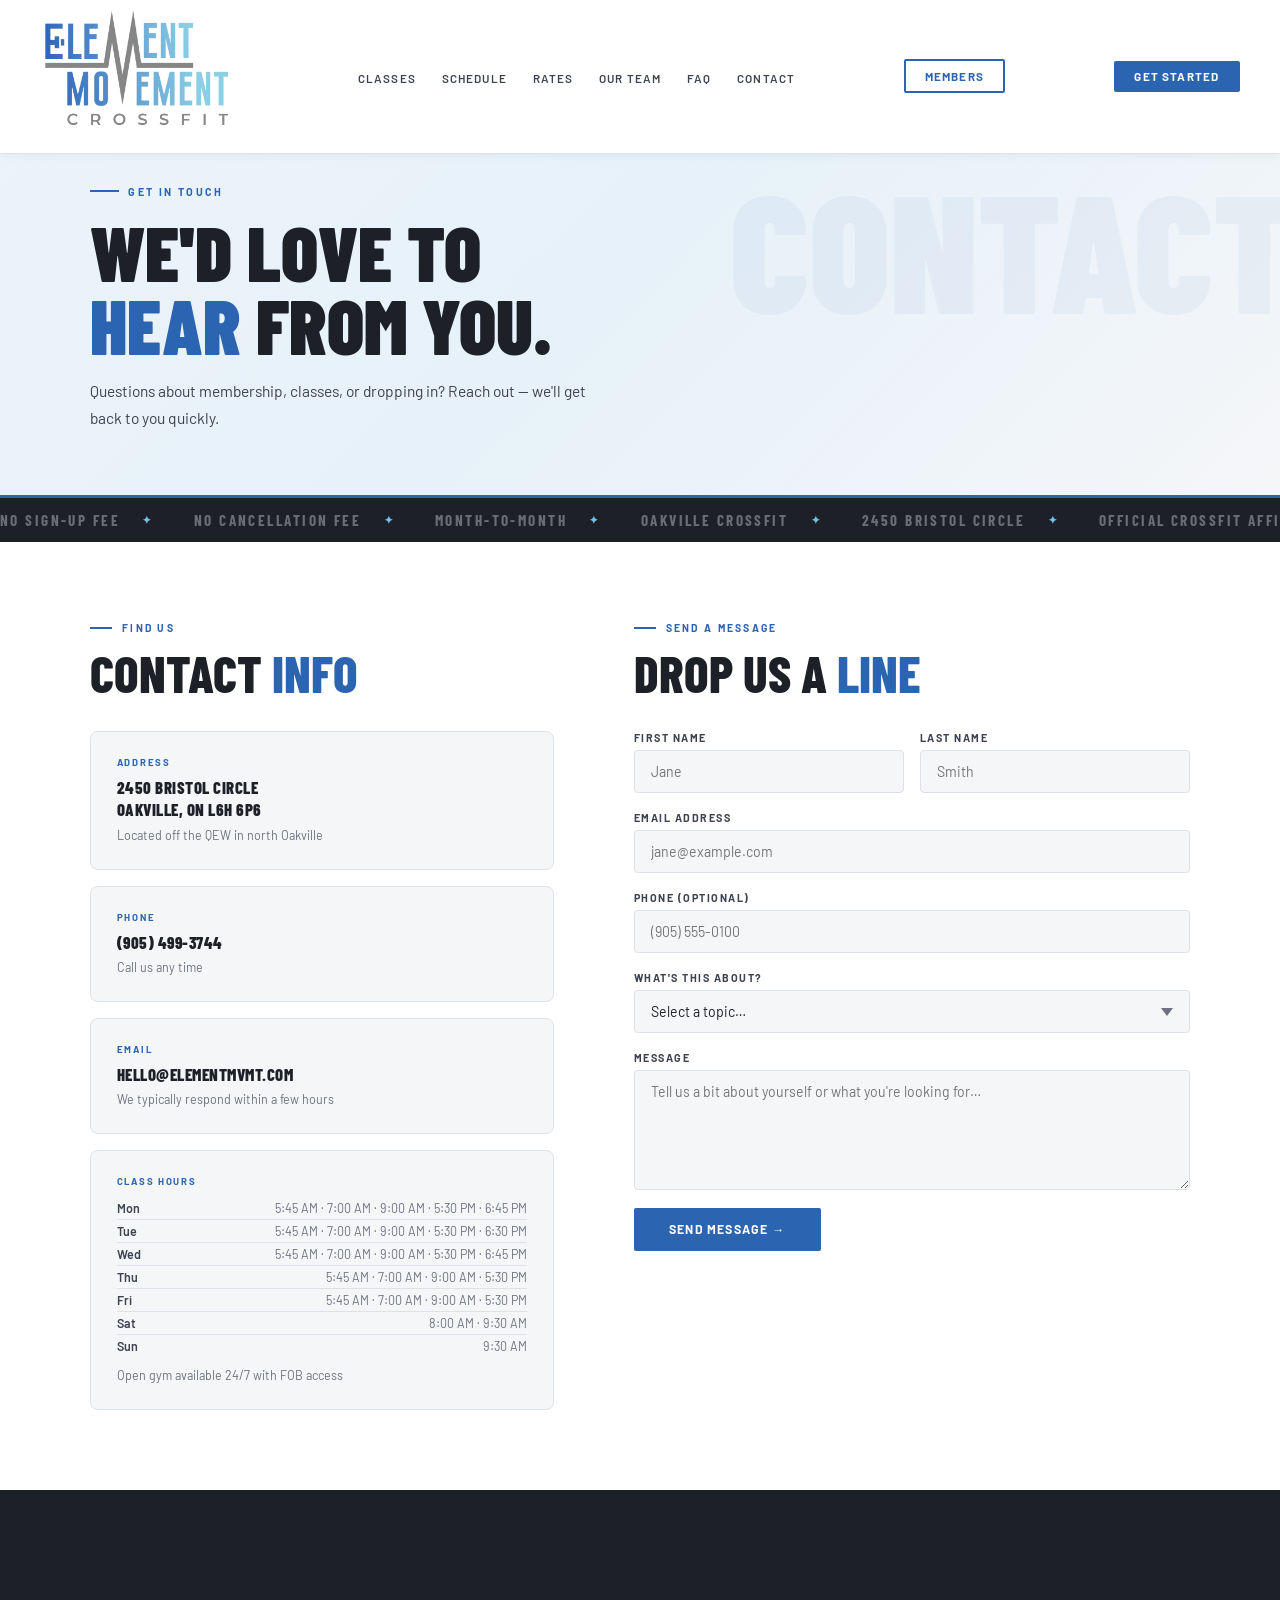
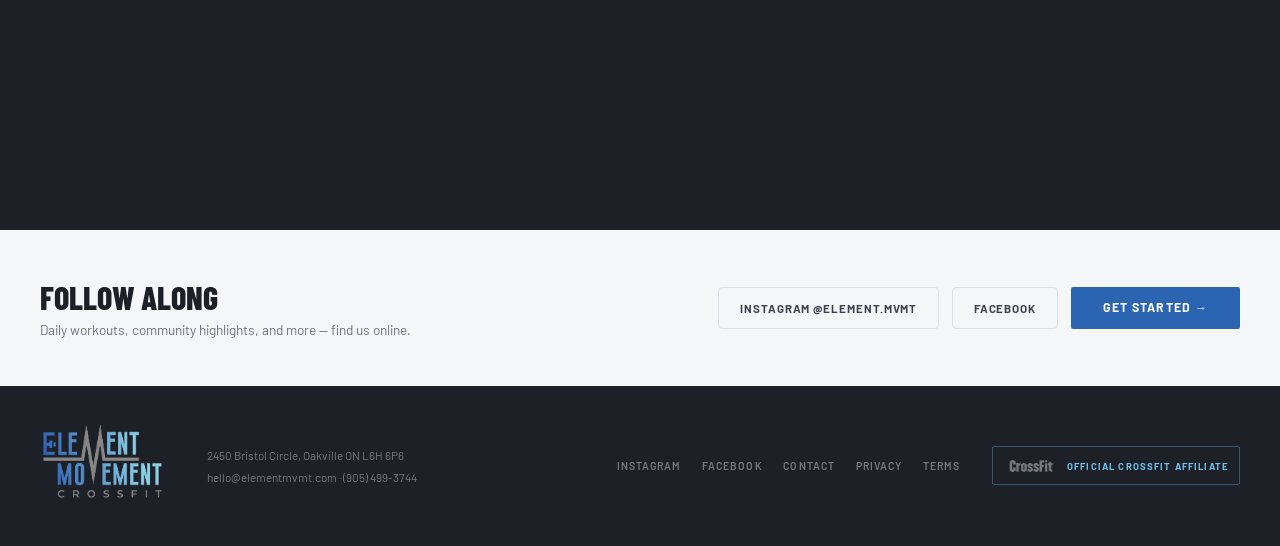
<file: contact.html>
﻿<!DOCTYPE html>
<html lang="en">
<head>
  <meta charset="UTF-8">
  <meta name="viewport" content="width=device-width, initial-scale=1.0">
  <title>Contact — Element Movement CrossFit</title>
  <link href="https://fonts.googleapis.com/css2?family=Barlow+Condensed:wght@400;600;700;800;900&family=Barlow:wght@300;400;500;600&display=swap" rel="stylesheet">
  <link rel="stylesheet" href="css/styles.css">
  <style>
    .page-hero{background:linear-gradient(135deg,#edf4fb 0%,#e6f1f9 50%,#f5f6f8 100%);padding:11rem 2.5rem 4rem;position:relative;overflow:hidden}
    .page-hero::before{content:'CONTACT';position:absolute;right:-1rem;top:50%;transform:translateY(-50%);font-family:'Barlow Condensed',sans-serif;font-size:clamp(6rem,13vw,12rem);font-weight:900;color:rgba(43,100,177,.05);pointer-events:none;user-select:none;line-height:1;white-space:nowrap}
    .page-hero-inner{max-width:1100px;margin:0 auto}
    .page-hero h1{font-family:'Barlow Condensed',sans-serif;font-size:clamp(2.8rem,6vw,5rem);font-weight:900;text-transform:uppercase;line-height:.95;color:var(--charcoal);margin-bottom:1rem}
    .page-hero h1 .bd{color:var(--bd)}
    .page-hero p{font-size:.97rem;color:var(--mid);max-width:520px;line-height:1.75}

    /* Contact layout */
    .contact-section{padding:5rem 2.5rem;background:var(--white)}
    .contact-inner{max-width:1100px;margin:0 auto;display:grid;grid-template-columns:1fr 1.2fr;gap:5rem;align-items:start}

    /* Info column */
    .contact-info-cards{display:flex;flex-direction:column;gap:1rem;margin-top:2rem}
    .cic{background:var(--offwhite);border:1.5px solid var(--border);border-radius:8px;padding:1.5rem 1.6rem;transition:border-color .2s}
    .cic:hover{border-color:var(--bd)}
    .cic-label{font-size:.6rem;font-weight:700;letter-spacing:.18em;text-transform:uppercase;color:var(--bd);margin-bottom:.5rem}
    .cic-value{font-family:'Barlow Condensed',sans-serif;font-size:1.05rem;font-weight:800;text-transform:uppercase;letter-spacing:.03em;color:var(--charcoal);line-height:1.35}
    .cic-value a{color:inherit;text-decoration:none;transition:color .2s}
    .cic-value a:hover{color:var(--bd)}
    .cic-sub{font-size:.78rem;color:var(--muted);margin-top:.3rem;line-height:1.5}

    .hours-grid{display:grid;grid-template-columns:1fr;gap:0;margin-top:.6rem}
    .hrow{display:flex;justify-content:space-between;font-size:.78rem;color:var(--mid);padding:.25rem 0;border-bottom:1px solid var(--border)}
    .hrow:last-child{border-bottom:none}
    .hday{font-weight:600}
    .htime{color:var(--muted)}

    /* Form column */
    .contact-form-wrap{}
    .contact-form{display:flex;flex-direction:column;gap:1.1rem;margin-top:2rem}
    .form-row{display:grid;grid-template-columns:1fr 1fr;gap:1rem}
    .form-group{display:flex;flex-direction:column;gap:.4rem}
    .form-group label{font-size:.67rem;font-weight:700;letter-spacing:.14em;text-transform:uppercase;color:var(--mid)}
    .form-group input,
    .form-group select,
    .form-group textarea{font-family:'Barlow',sans-serif;font-size:.88rem;color:var(--charcoal);background:var(--offwhite);border:1.5px solid var(--border);border-radius:4px;padding:.75rem 1rem;transition:border-color .2s,box-shadow .2s;outline:none;width:100%}
    .form-group input:focus,
    .form-group select:focus,
    .form-group textarea:focus{border-color:var(--bd);box-shadow:0 0 0 3px rgba(43,100,177,.1);background:#fff}
    .form-group textarea{resize:vertical;min-height:120px}
    .form-group select{appearance:none;background-image:url("data:image/svg+xml,%3Csvg xmlns='http://www.w3.org/2000/svg' width='12' height='8' viewBox='0 0 12 8'%3E%3Cpath fill='%236e7280' d='M6 8L0 0h12z'/%3E%3C/svg%3E");background-repeat:no-repeat;background-position:right 1rem center;padding-right:2.5rem}
    .form-submit{background:var(--bd);color:#fff;border:none;padding:.9rem 2.2rem;font-family:'Barlow',sans-serif;font-size:.77rem;font-weight:700;letter-spacing:.1em;text-transform:uppercase;border-radius:2px;cursor:pointer;transition:background .2s,transform .15s;align-self:flex-start}
    .form-submit:hover{background:#1e5090;transform:translateY(-2px)}

    /* Map strip */
    .map-section{background:var(--charcoal)}
    .map-embed{width:100%;height:340px;display:block;border:none;filter:grayscale(20%)}

    /* Social strip */
    .social-strip{padding:3rem 2.5rem;background:var(--offwhite);display:flex;align-items:center;justify-content:space-between;gap:2rem;flex-wrap:wrap}
    .social-strip-left h3{font-family:'Barlow Condensed',sans-serif;font-size:clamp(1.4rem,2.5vw,2rem);font-weight:800;text-transform:uppercase;color:var(--charcoal)}
    .social-strip-left p{font-size:.85rem;color:var(--muted);margin-top:.3rem}
    .social-btns{display:flex;gap:.8rem;flex-wrap:wrap}
    .btn-social{display:inline-flex;align-items:center;gap:.5rem;border:1.5px solid var(--border);border-radius:4px;padding:.7rem 1.3rem;font-size:.72rem;font-weight:700;letter-spacing:.08em;text-transform:uppercase;color:var(--mid);text-decoration:none;transition:border-color .2s,color .2s}
    .btn-social:hover{border-color:var(--bd);color:var(--bd)}
  @media(max-width:900px){
    .contact-inner{grid-template-columns:1fr;gap:3rem}
    .social-strip{flex-direction:column;align-items:flex-start}
  }
  @media(max-width:600px){
    .page-hero{padding:9rem 1.2rem 2.5rem}
    .contact-section{padding:3rem 1.2rem}
    .form-row{grid-template-columns:1fr}
    .map-embed{height:240px}
    .social-strip{padding:2.2rem 1.2rem}
    .social-btns{flex-direction:column;width:100%}
    .social-btns a{text-align:center}
    .hours-grid{grid-template-columns:1fr}
  }
  </style>
</head>
<body>

<nav>
  <a href="index.html" class="nav-logo">
    <img src="images/logo-c5.png" alt="Element Movement CrossFit">
  </a>
  <ul class="nav-links">
    <li><a href="index.html#classes">Classes</a></li>
    <li><a href="schedule.html">Schedule</a></li>
    <li><a href="index.html#rates">Rates</a></li>
    <li><a href="index.html#team">Our Team</a></li>
    <li><a href="index.html#faq">FAQ</a></li>
    <li><a href="contact.html">Contact</a></li>
  </ul>
  <a class="nav-members" href="members.html">Members</a>
  <a class="nav-cta" href="get-started.html">Get Started</a>
  <button class="nav-burger" aria-label="Open menu"><span></span><span></span><span></span></button>
</nav>

<div id="form-success-banner" style="display:none;background:#1e7a3f;color:#fff;text-align:center;padding:1rem 1.5rem;font-family:'Barlow',sans-serif;font-size:.9rem;font-weight:600">
  Thanks! Your message has been sent — we'll get back to you shortly.
</div>
<script>
  if (new URLSearchParams(window.location.search).get('sent') === '1') {
    document.getElementById('form-success-banner').style.display = 'block';
  }
</script>

<!-- Page Hero -->
<div class="page-hero">
  <div class="page-hero-inner">
    <div class="eyebrow">Get In Touch</div>
    <h1>We'd Love to<br><span class="bd">Hear</span> From You.</h1>
    <p>Questions about membership, classes, or dropping in? Reach out — we'll get back to you quickly.</p>
  </div>
</div>

<!-- Marquee -->
<div class="marquee-wrap">
  <div class="marquee-track">
    <div class="mi">No Sign-Up Fee <span>✦</span></div>
    <div class="mi">No Cancellation Fee <span>✦</span></div>
    <div class="mi">Month-to-Month <span>✦</span></div>
    <div class="mi">Oakville CrossFit <span>✦</span></div>
    <div class="mi">2450 Bristol Circle <span>✦</span></div>
    <div class="mi">Official CrossFit Affiliate <span>✦</span></div>
    <div class="mi">No Sign-Up Fee <span>✦</span></div>
    <div class="mi">No Cancellation Fee <span>✦</span></div>
    <div class="mi">Month-to-Month <span>✦</span></div>
    <div class="mi">Oakville CrossFit <span>✦</span></div>
    <div class="mi">2450 Bristol Circle <span>✦</span></div>
    <div class="mi">Official CrossFit Affiliate <span>✦</span></div>
  </div>
</div>

<!-- Contact Section -->
<section class="contact-section">
  <div class="contact-inner">

    <!-- Left: Info -->
    <div>
      <div class="sec-eye">Find Us</div>
      <h2 class="sec-h2">Contact <span class="bd">Info</span></h2>

      <div class="contact-info-cards">
        <div class="cic">
          <div class="cic-label">Address</div>
          <div class="cic-value">2450 Bristol Circle<br>Oakville, ON L6H 6P6</div>
          <div class="cic-sub">Located off the QEW in north Oakville</div>
        </div>
        <div class="cic">
          <div class="cic-label">Phone</div>
          <div class="cic-value"><a href="tel:9054993744">(905) 499-3744</a></div>
          <div class="cic-sub">Call us any time</div>
        </div>
        <div class="cic">
          <div class="cic-label">Email</div>
          <div class="cic-value"><a href="mailto:hello@elementmvmt.com">hello@elementmvmt.com</a></div>
          <div class="cic-sub">We typically respond within a few hours</div>
        </div>
        <div class="cic">
          <div class="cic-label">Class Hours</div>
          <div class="cic-value" style="font-size:.85rem;font-family:'Barlow',sans-serif;font-weight:400;text-transform:none;margin-bottom:.5rem"></div>
          <div class="hours-grid">
            <div class="hrow"><span class="hday">Mon</span><span class="htime">5:45 AM · 7:00 AM · 9:00 AM · 5:30 PM · 6:45 PM</span></div>
            <div class="hrow"><span class="hday">Tue</span><span class="htime">5:45 AM · 7:00 AM · 9:00 AM · 5:30 PM · 6:30 PM</span></div>
            <div class="hrow"><span class="hday">Wed</span><span class="htime">5:45 AM · 7:00 AM · 9:00 AM · 5:30 PM · 6:45 PM</span></div>
            <div class="hrow"><span class="hday">Thu</span><span class="htime">5:45 AM · 7:00 AM · 9:00 AM · 5:30 PM</span></div>
            <div class="hrow"><span class="hday">Fri</span><span class="htime">5:45 AM · 7:00 AM · 9:00 AM · 5:30 PM</span></div>
            <div class="hrow"><span class="hday">Sat</span><span class="htime">8:00 AM · 9:30 AM</span></div>
            <div class="hrow"><span class="hday">Sun</span><span class="htime">9:30 AM</span></div>
          </div>
          <div class="cic-sub" style="margin-top:.6rem">Open gym available 24/7 with FOB access</div>
        </div>
      </div>
    </div>

    <!-- Right: Form -->
    <div class="contact-form-wrap">
      <div class="sec-eye">Send a Message</div>
      <h2 class="sec-h2">Drop Us a <span class="bd">Line</span></h2>
      <form class="contact-form" name="contact" method="POST" action="https://api.web3forms.com/submit">
        <input type="hidden" name="access_key" value="6a2bebc0-c840-4e6c-a92c-60fa3bf2ad33">
        <input type="hidden" name="subject" value="New Contact Form Submission — Element Movement">
        <input type="hidden" name="from_name" value="Element Movement Website">
        <input type="hidden" name="redirect" value="https://elementmvmt.com/contact.html?sent=1">
        <div class="form-row">
          <div class="form-group">
            <label for="fname">First Name</label>
            <input type="text" id="fname" name="fname" placeholder="Jane" required>
          </div>
          <div class="form-group">
            <label for="lname">Last Name</label>
            <input type="text" id="lname" name="lname" placeholder="Smith" required>
          </div>
        </div>
        <div class="form-group">
          <label for="email">Email Address</label>
          <input type="email" id="email" name="email" placeholder="jane@example.com" required>
        </div>
        <div class="form-group">
          <label for="phone">Phone (optional)</label>
          <input type="tel" id="phone" name="phone" placeholder="(905) 555-0100">
        </div>
        <div class="form-group">
          <label for="topic">What's this about?</label>
          <select id="topic" name="topic">
            <option value="">Select a topic…</option>
            <option value="membership">Membership &amp; Pricing</option>
            <option value="first-class">My First Class</option>
            <option value="schedule">Schedule &amp; Classes</option>
            <option value="personal-training">Personal Training</option>
            <option value="drop-in">Drop-In / Visitor</option>
            <option value="other">Other</option>
          </select>
        </div>
        <div class="form-group">
          <label for="message">Message</label>
          <textarea id="message" name="message" placeholder="Tell us a bit about yourself or what you're looking for…" required></textarea>
        </div>
        <button type="submit" class="form-submit">Send Message →</button>
      </form>
    </div>

  </div>
</section>

<!-- Map -->
<div class="map-section">
  <iframe
    class="map-embed"
    src="https://www.google.com/maps/embed?pb=!1m18!1m12!1m3!1d2896.4!2d-79.726!3d43.465!2m3!1f0!2f0!3f0!3m2!1i1024!2i768!4f13.1!3m3!1m2!1s0x882b6e7a7e7a7a7b%3A0x0!2s2450+Bristol+Circle%2C+Oakville%2C+ON!5e0!3m2!1sen!2sca!4v1"
    title="Element Movement CrossFit Location"
    allowfullscreen
    loading="lazy"
    referrerpolicy="no-referrer-when-downgrade">
  </iframe>
</div>

<!-- Social Strip -->
<div class="social-strip">
  <div class="social-strip-left">
    <h3>Follow Along</h3>
    <p>Daily workouts, community highlights, and more — find us online.</p>
  </div>
  <div class="social-btns">
    <a class="btn-social" href="https://www.instagram.com/element.mvmt/" target="_blank">
      Instagram @element.mvmt
    </a>
    <a class="btn-social" href="https://www.facebook.com/ElementMvmt" target="_blank">
      Facebook
    </a>
    <a class="btn-pri" href="get-started.html">Get Started →</a>
  </div>
</div>

<!-- Footer -->
<footer>
  <div class="footer-logo">
    <img src="images/logo-c5.png" alt="Element Movement CrossFit">
  </div>
  <div class="fl-info">
    2450 Bristol Circle, Oakville ON L6H 6P6<br>
    hello@elementmvmt.com · (905) 499-3744
  </div>
  <div class="fl-links">
    <a href="https://www.instagram.com/element.mvmt/" target="_blank">Instagram</a>
    <a href="https://www.facebook.com/ElementMvmt" target="_blank">Facebook</a>
    <a href="contact.html">Contact</a>
    <a href="#">Privacy</a>
    <a href="#">Terms</a>
  </div>
  <div class="fl-badge"><img src="images/CF_Badge_BLK_300x150.webp" alt="CrossFit Affiliate Badge" class="fl-badge-img">Official CrossFit Affiliate</div>
</footer>

<script src="js/main.js"></script>
</body>
</html>
</file>
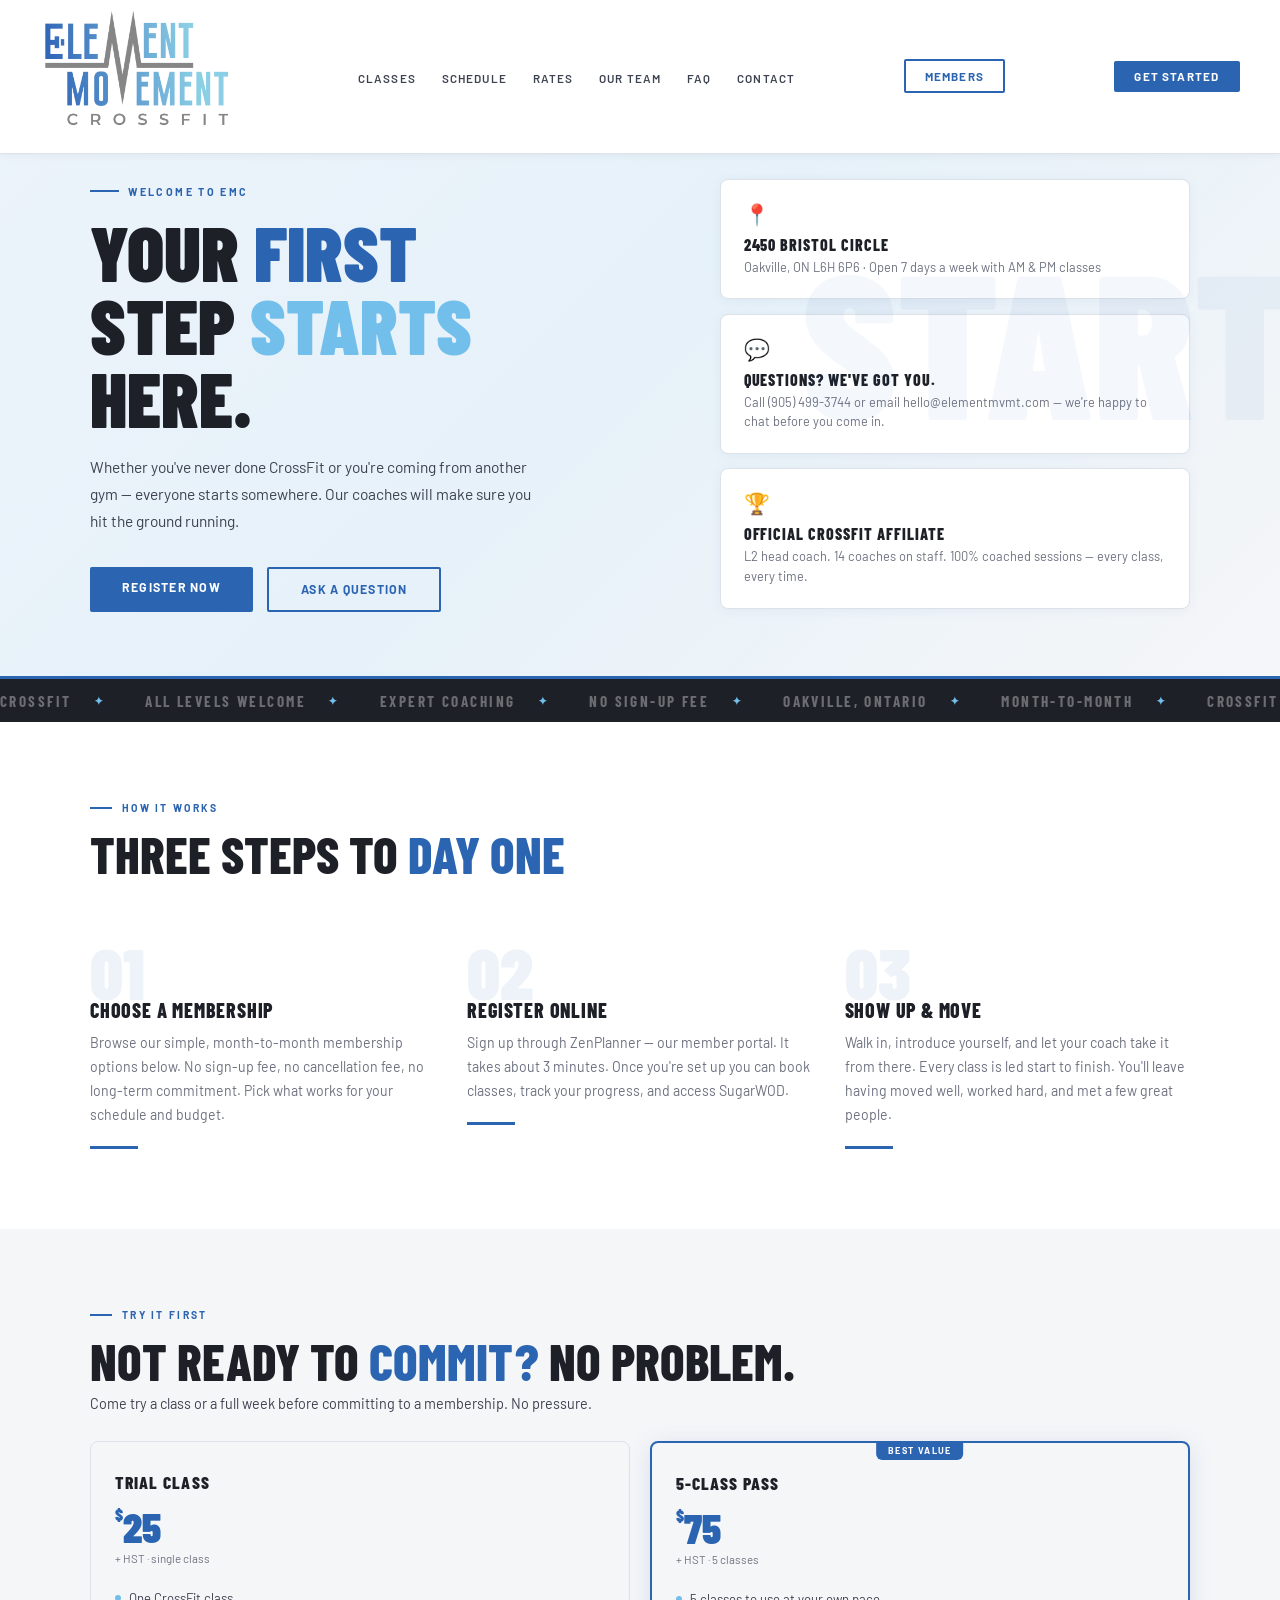
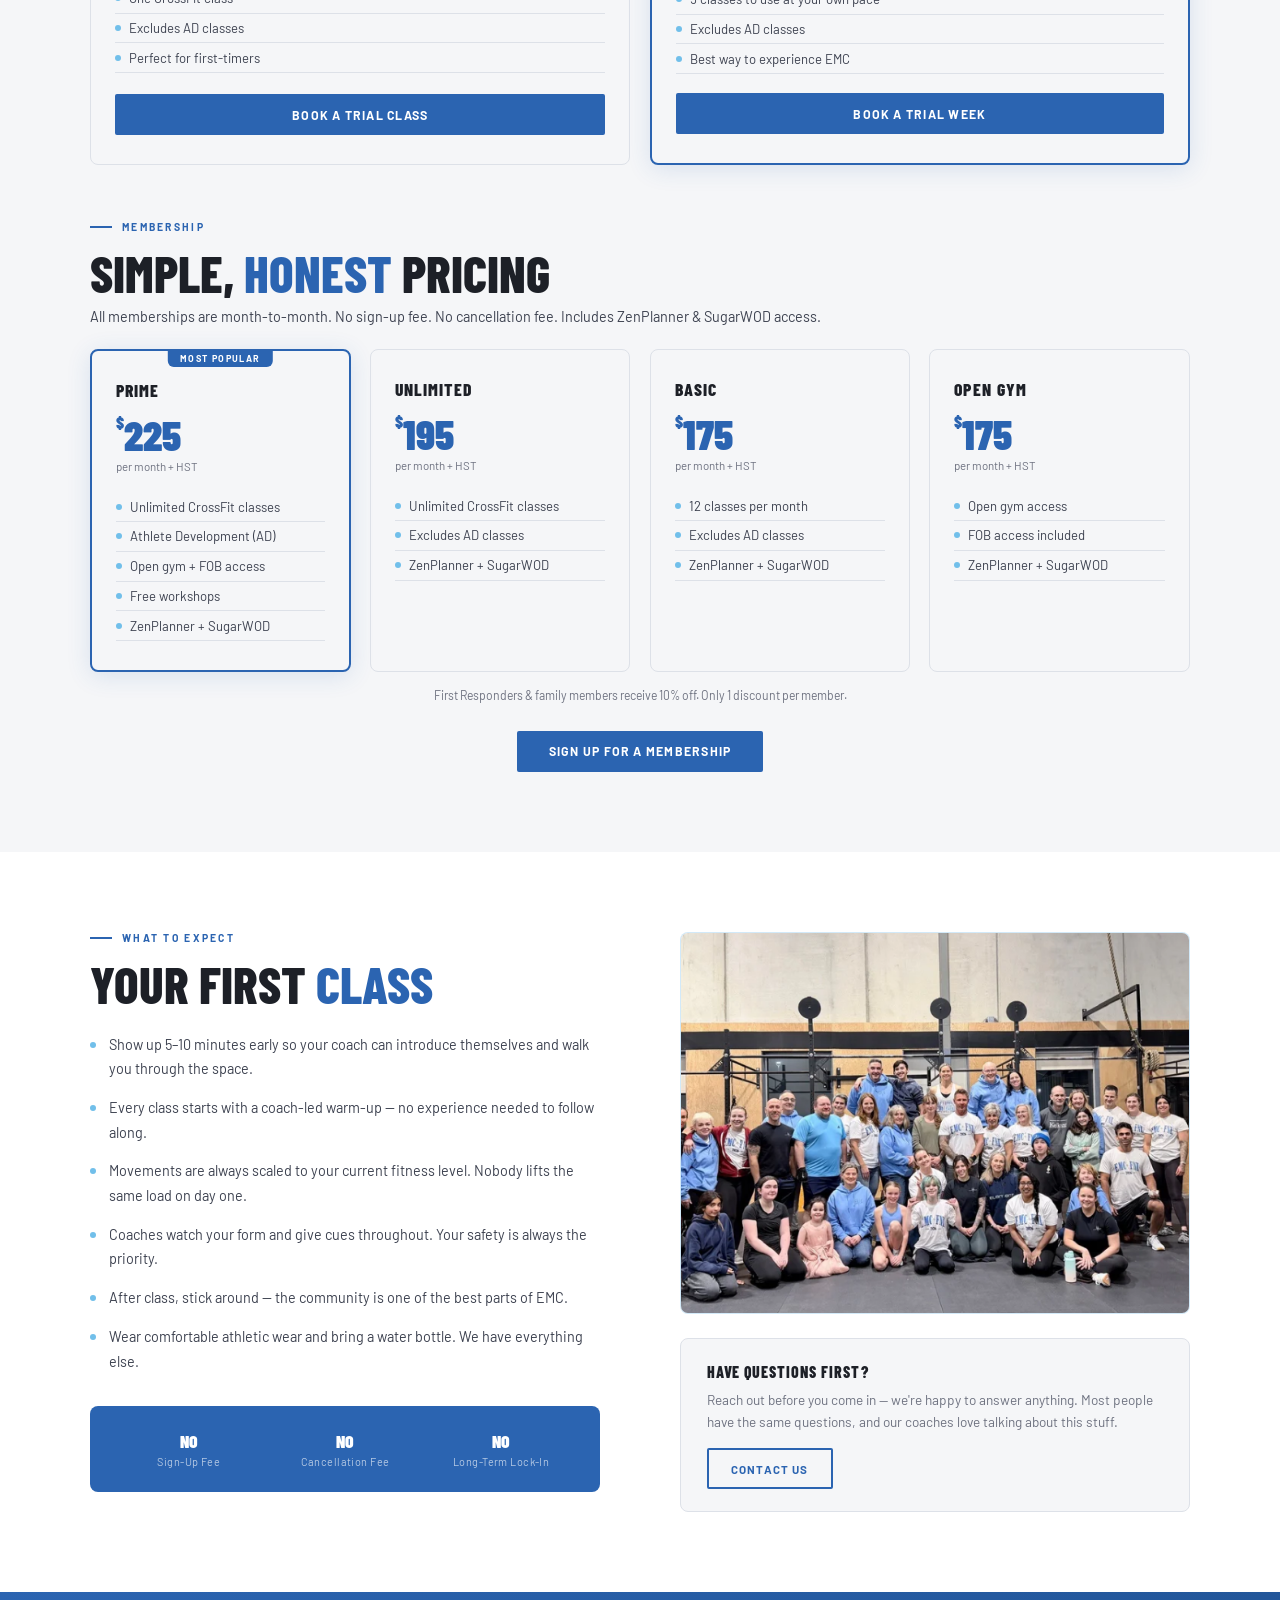
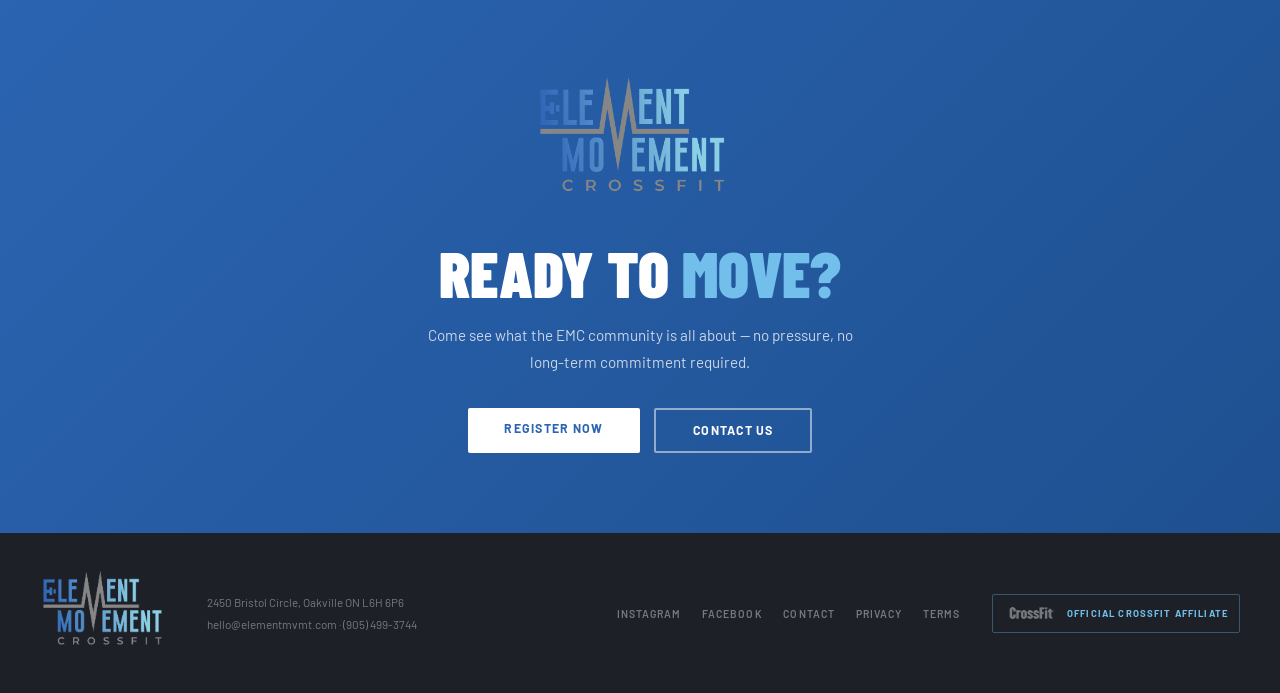
<file: get-started.html>
﻿<!DOCTYPE html>
<html lang="en">
<head>
  <meta charset="UTF-8">
  <meta name="viewport" content="width=device-width, initial-scale=1.0">
  <title>Get Started — Element Movement CrossFit</title>
  <link href="https://fonts.googleapis.com/css2?family=Barlow+Condensed:wght@400;600;700;800;900&family=Barlow:wght@300;400;500;600&display=swap" rel="stylesheet">
  <link rel="stylesheet" href="css/styles.css">
  <style>
    .page-hero{background:linear-gradient(135deg,#edf4fb 0%,#e6f1f9 50%,#f5f6f8 100%);padding:11rem 2.5rem 4rem;position:relative;overflow:hidden}
    .page-hero::before{content:'START';position:absolute;right:-1rem;top:50%;transform:translateY(-50%);font-family:'Barlow Condensed',sans-serif;font-size:clamp(7rem,16vw,15rem);font-weight:900;color:rgba(43,100,177,.05);pointer-events:none;user-select:none;line-height:1;white-space:nowrap}
    .page-hero-inner{max-width:1100px;margin:0 auto;display:grid;grid-template-columns:1.1fr 0.9fr;gap:3.5rem;align-items:center}
    .page-hero h1{font-family:'Barlow Condensed',sans-serif;font-size:clamp(2.8rem,6vw,5rem);font-weight:900;text-transform:uppercase;line-height:.95;color:var(--charcoal);margin-bottom:1.2rem}
    .page-hero h1 .bd{color:var(--bd)}
    .page-hero h1 .bl{color:var(--bl)}
    .page-hero p{font-size:.97rem;color:var(--mid);max-width:460px;line-height:1.75;margin-bottom:2rem}

    /* Info cards on right */
    .hero-info-cards{display:flex;flex-direction:column;gap:.9rem}
    .info-card{background:#fff;border:1.5px solid var(--border);border-radius:8px;padding:1.3rem 1.4rem;box-shadow:0 2px 12px rgba(43,100,177,.06)}
    .info-card-icon{font-size:1.3rem;margin-bottom:.5rem}
    .info-card-title{font-family:'Barlow Condensed',sans-serif;font-size:1rem;font-weight:800;text-transform:uppercase;letter-spacing:.06em;color:var(--charcoal);margin-bottom:.25rem}
    .info-card-text{font-size:.8rem;color:var(--muted);line-height:1.55}

    /* Steps section */
    .steps-section{padding:5rem 2.5rem;background:var(--white)}
    .steps-inner{max-width:1100px;margin:0 auto}
    .steps-grid{display:grid;grid-template-columns:repeat(3,1fr);gap:2rem;margin-top:2.5rem}
    .step{position:relative;padding-top:1rem}
    .step-num{font-family:'Barlow Condensed',sans-serif;font-size:4.5rem;font-weight:900;color:rgba(43,100,177,.08);line-height:1;margin-bottom:-.6rem}
    .step-title{font-family:'Barlow Condensed',sans-serif;font-size:1.25rem;font-weight:800;text-transform:uppercase;letter-spacing:.04em;color:var(--charcoal);margin-bottom:.6rem}
    .step-desc{font-size:.88rem;line-height:1.7;color:var(--muted)}
    .step::after{content:'';display:block;width:3rem;height:3px;background:var(--bd);margin-top:1.2rem}

    /* Membership preview */
    .mem-section{padding:5rem 2.5rem;background:var(--offwhite)}
    .mem-inner{max-width:1100px;margin:0 auto}

    /* FAQ-style expectations */
    .expect-section{padding:5rem 2.5rem;background:var(--white)}
    .expect-inner{max-width:1100px;margin:0 auto;display:grid;grid-template-columns:1fr 1fr;gap:5rem;align-items:start}
    .expect-list{list-style:none;margin-top:1.5rem;display:flex;flex-direction:column;gap:.9rem}
    .expect-list li{font-size:.9rem;line-height:1.7;color:var(--mid);display:flex;gap:.8rem;align-items:flex-start}
    .expect-list li::before{content:'';display:block;width:6px;height:6px;border-radius:50%;background:var(--bl);flex-shrink:0;margin-top:.55rem}
    .expect-img{background:var(--lightblue);border:1px solid rgba(113,191,234,.2);border-radius:8px;aspect-ratio:4/3;display:flex;align-items:center;justify-content:center;overflow:hidden;position:relative}
    .expect-img img{width:100%;height:100%;object-fit:cover}
    .no-commitment{background:var(--bd);border-radius:8px;padding:1.5rem 1.8rem;margin-top:2rem;display:grid;grid-template-columns:1fr 1fr 1fr;gap:1rem;text-align:center}
    .nc-item-title{font-family:'Barlow Condensed',sans-serif;font-size:1.1rem;font-weight:900;color:#fff;text-transform:uppercase}
    .nc-item-sub{font-size:.68rem;color:rgba(255,255,255,.65);margin-top:.2rem;letter-spacing:.04em}
  @media(max-width:900px){
    .page-hero-inner{grid-template-columns:1fr;gap:2rem}
    .steps-grid{grid-template-columns:1fr 1fr}
    .hero-info-cards{display:grid;grid-template-columns:1fr 1fr;gap:.9rem}
  }
  @media(max-width:600px){
    .page-hero{padding:9rem 1.2rem 2.5rem}
    .steps-grid{grid-template-columns:1fr}
    .hero-info-cards{grid-template-columns:1fr}
    .mem-section{padding:3rem 1.2rem}
    .steps-section{padding:3rem 1.2rem}
    .expect-section{padding:3rem 1.2rem}
    .expect-inner{grid-template-columns:1fr;gap:2rem}
    .no-commitment{grid-template-columns:1fr 1fr 1fr;padding:1rem}
    .nc-item-title{font-size:.9rem}
  }
  </style>
</head>
<body>

<nav>
  <a href="index.html" class="nav-logo">
    <img src="images/logo-c5.png" alt="Element Movement CrossFit">
  </a>
  <ul class="nav-links">
    <li><a href="index.html#classes">Classes</a></li>
    <li><a href="schedule.html">Schedule</a></li>
    <li><a href="index.html#rates">Rates</a></li>
    <li><a href="index.html#team">Our Team</a></li>
    <li><a href="index.html#faq">FAQ</a></li>
    <li><a href="contact.html">Contact</a></li>
  </ul>
  <a class="nav-members" href="members.html">Members</a>
  <a class="nav-cta" href="get-started.html">Get Started</a>
  <button class="nav-burger" aria-label="Open menu"><span></span><span></span><span></span></button>
</nav>

<!-- Page Hero -->
<div class="page-hero">
  <div class="page-hero-inner">
    <div>
      <div class="eyebrow">Welcome to EMC</div>
      <h1>Your <span class="bd">First</span><br>Step <span class="bl">Starts</span><br>Here.</h1>
      <p>Whether you've never done CrossFit or you're coming from another gym — everyone starts somewhere. Our coaches will make sure you hit the ground running.</p>
      <div class="hero-btns">
        <a class="btn-pri" href="https://elementmvmt.sites.zenplanner.com/sign-up-now.cfm" target="_blank">Register Now</a>
        <a class="btn-sec" href="contact.html">Ask a Question</a>
      </div>
    </div>
    <div class="hero-info-cards">
      <div class="info-card">
        <div class="info-card-icon">📍</div>
        <div class="info-card-title">2450 Bristol Circle</div>
        <div class="info-card-text">Oakville, ON L6H 6P6 · Open 7 days a week with AM &amp; PM classes</div>
      </div>
      <div class="info-card">
        <div class="info-card-icon">💬</div>
        <div class="info-card-title">Questions? We've Got You.</div>
        <div class="info-card-text">Call (905) 499-3744 or email hello@elementmvmt.com — we're happy to chat before you come in.</div>
      </div>
      <div class="info-card">
        <div class="info-card-icon">🏆</div>
        <div class="info-card-title">Official CrossFit Affiliate</div>
        <div class="info-card-text">L2 head coach. 14 coaches on staff. 100% coached sessions — every class, every time.</div>
      </div>
    </div>
  </div>
</div>

<!-- Marquee -->
<div class="marquee-wrap">
  <div class="marquee-track">
    <div class="mi">CrossFit <span>✦</span></div>
    <div class="mi">All Levels Welcome <span>✦</span></div>
    <div class="mi">Expert Coaching <span>✦</span></div>
    <div class="mi">No Sign-Up Fee <span>✦</span></div>
    <div class="mi">Oakville, Ontario <span>✦</span></div>
    <div class="mi">Month-to-Month <span>✦</span></div>
    <div class="mi">CrossFit <span>✦</span></div>
    <div class="mi">All Levels Welcome <span>✦</span></div>
    <div class="mi">Expert Coaching <span>✦</span></div>
    <div class="mi">No Sign-Up Fee <span>✦</span></div>
    <div class="mi">Oakville, Ontario <span>✦</span></div>
    <div class="mi">Month-to-Month <span>✦</span></div>
  </div>
</div>

<!-- Steps -->
<section class="steps-section">
  <div class="steps-inner">
    <div class="sec-eye">How It Works</div>
    <h2 class="sec-h2">Three Steps to <span class="bd">Day One</span></h2>
    <div class="steps-grid">
      <div class="step">
        <div class="step-num">01</div>
        <div class="step-title">Choose a Membership</div>
        <div class="step-desc">Browse our simple, month-to-month membership options below. No sign-up fee, no cancellation fee, no long-term commitment. Pick what works for your schedule and budget.</div>
      </div>
      <div class="step">
        <div class="step-num">02</div>
        <div class="step-title">Register Online</div>
        <div class="step-desc">Sign up through ZenPlanner — our member portal. It takes about 3 minutes. Once you're set up you can book classes, track your progress, and access SugarWOD.</div>
      </div>
      <div class="step">
        <div class="step-num">03</div>
        <div class="step-title">Show Up &amp; Move</div>
        <div class="step-desc">Walk in, introduce yourself, and let your coach take it from there. Every class is led start to finish. You'll leave having moved well, worked hard, and met a few great people.</div>
      </div>
    </div>
  </div>
</section>

<!-- Membership Preview -->
<section class="mem-section">
  <div class="mem-inner">
    <div class="sec-eye">Try It First</div>
    <h2 class="sec-h2">Not Ready to <span class="bd">Commit?</span> No Problem.</h2>
    <p style="font-size:.9rem;color:var(--mid);margin-top:.6rem;max-width:560px">Come try a class or a full week before committing to a membership. No pressure.</p>
    <div style="display:grid;grid-template-columns:1fr 1fr;gap:1.2rem;margin-top:1.8rem">
      <div class="rc" style="display:flex;flex-direction:column">
        <div class="rname">Trial Class</div>
        <div class="rprice"><sup>$</sup>25</div>
        <div class="rperiod">+ HST · single class</div>
        <ul class="rfeats" style="flex:1">
          <li>One CrossFit class</li>
          <li>Excludes AD classes</li>
          <li>Perfect for first-timers</li>
        </ul>
        <a class="btn-pri" href="https://elementmvmt.sites.zenplanner.com/membershipTemplate-view.cfm?membershipTemplateId=58B6B3B7-045C-4E76-82FC-3BE2C8EBD7F6" target="_blank" style="margin-top:1.2rem;text-align:center">Book a Trial Class</a>
      </div>
      <div class="rc feat" style="display:flex;flex-direction:column">
        <div class="feat-pill">Best Value</div>
        <div class="rname">5-Class Pass</div>
        <div class="rprice"><sup>$</sup>75</div>
        <div class="rperiod">+ HST · 5 classes</div>
        <ul class="rfeats" style="flex:1">
          <li>5 classes to use at your own pace</li>
          <li>Excludes AD classes</li>
          <li>Best way to experience EMC</li>
        </ul>
        <a class="btn-pri" href="https://elementmvmt.sites.zenplanner.com/membershipTemplate-view.cfm?membershipTemplateId=1ABDFF40-F04A-4B59-89FE-B5A6140F45CA" target="_blank" style="margin-top:1.2rem;text-align:center">Book a Trial Week</a>
      </div>
    </div>

    <div style="margin-top:3.5rem">
      <div class="sec-eye">Membership</div>
      <h2 class="sec-h2">Simple, <span class="bd">Honest</span> Pricing</h2>
      <p style="font-size:.9rem;color:var(--mid);margin-top:.6rem">All memberships are month-to-month. No sign-up fee. No cancellation fee. Includes ZenPlanner &amp; SugarWOD access.</p>
    </div>
    <div class="rates-grid" style="margin-top:1.5rem">
      <div class="rc feat">
        <div class="feat-pill">Most Popular</div>
        <div class="rname">Prime</div>
        <div class="rprice"><sup>$</sup>225</div>
        <div class="rperiod">per month + HST</div>
        <ul class="rfeats">
          <li>Unlimited CrossFit classes</li>
          <li>Athlete Development (AD)</li>
          <li>Open gym + FOB access</li>
          <li>Free workshops</li>
          <li>ZenPlanner + SugarWOD</li>
        </ul>
      </div>
      <div class="rc">
        <div class="rname">Unlimited</div>
        <div class="rprice"><sup>$</sup>195</div>
        <div class="rperiod">per month + HST</div>
        <ul class="rfeats">
          <li>Unlimited CrossFit classes</li>
          <li>Excludes AD classes</li>
          <li>ZenPlanner + SugarWOD</li>
        </ul>
      </div>
      <div class="rc">
        <div class="rname">Basic</div>
        <div class="rprice"><sup>$</sup>175</div>
        <div class="rperiod">per month + HST</div>
        <ul class="rfeats">
          <li>12 classes per month</li>
          <li>Excludes AD classes</li>
          <li>ZenPlanner + SugarWOD</li>
        </ul>
      </div>
      <div class="rc">
        <div class="rname">Open Gym</div>
        <div class="rprice"><sup>$</sup>175</div>
        <div class="rperiod">per month + HST</div>
        <ul class="rfeats">
          <li>Open gym access</li>
          <li>FOB access included</li>
          <li>ZenPlanner + SugarWOD</li>
        </ul>
      </div>
    </div>
    <p style="font-size:.76rem;color:var(--muted);margin-top:1rem;text-align:center">First Responders &amp; family members receive 10% off. Only 1 discount per member.</p>
    <div style="text-align:center;margin-top:1.8rem">
      <a class="btn-pri" href="https://elementmvmt.sites.zenplanner.com/sign-up-now.cfm" target="_blank">Sign Up for a Membership</a>
    </div>
  </div>
</section>

<!-- What to Expect -->
<section class="expect-section">
  <div class="expect-inner">
    <div>
      <div class="sec-eye">What to Expect</div>
      <h2 class="sec-h2">Your First <span class="bd">Class</span></h2>
      <ul class="expect-list">
        <li>Show up 5–10 minutes early so your coach can introduce themselves and walk you through the space.</li>
        <li>Every class starts with a coach-led warm-up — no experience needed to follow along.</li>
        <li>Movements are always scaled to your current fitness level. Nobody lifts the same load on day one.</li>
        <li>Coaches watch your form and give cues throughout. Your safety is always the priority.</li>
        <li>After class, stick around — the community is one of the best parts of EMC.</li>
        <li>Wear comfortable athletic wear and bring a water bottle. We have everything else.</li>
      </ul>
      <div class="no-commitment">
        <div><div class="nc-item-title">No</div><div class="nc-item-sub">Sign-Up Fee</div></div>
        <div><div class="nc-item-title">No</div><div class="nc-item-sub">Cancellation Fee</div></div>
        <div><div class="nc-item-title">No</div><div class="nc-item-sub">Long-Term Lock-In</div></div>
      </div>
    </div>
    <div>
      <div class="expect-img">
        <img src="images/gym_community.png" alt="EMC community">
      </div>
      <div style="margin-top:1.5rem;background:var(--offwhite);border:1px solid var(--border);border-radius:8px;padding:1.4rem 1.6rem">
        <div style="font-family:'Barlow Condensed',sans-serif;font-size:1rem;font-weight:800;text-transform:uppercase;letter-spacing:.06em;color:var(--charcoal);margin-bottom:.5rem">Have Questions First?</div>
        <p style="font-size:.85rem;color:var(--muted);line-height:1.6;margin-bottom:1rem">Reach out before you come in — we're happy to answer anything. Most people have the same questions, and our coaches love talking about this stuff.</p>
        <a class="btn-sec" href="contact.html" style="font-size:.72rem;padding:.7rem 1.4rem">Contact Us</a>
      </div>
    </div>
  </div>
</section>

<!-- CTA -->
<div class="cta" id="trial">
  <img class="cta-logo" src="images/logo-c5.png" alt="Element Movement CrossFit">
  <h2>Ready to <em>Move?</em></h2>
  <p>Come see what the EMC community is all about — no pressure, no long-term commitment required.</p>
  <div class="cta-btns">
    <a class="btn-wh" href="https://elementmvmt.sites.zenplanner.com/sign-up-now.cfm" target="_blank">Register Now</a>
    <a class="btn-ol" href="contact.html">Contact Us</a>
  </div>
</div>

<!-- Footer -->
<footer>
  <div class="footer-logo">
    <img src="images/logo-c5.png" alt="Element Movement CrossFit">
  </div>
  <div class="fl-info">
    2450 Bristol Circle, Oakville ON L6H 6P6<br>
    hello@elementmvmt.com · (905) 499-3744
  </div>
  <div class="fl-links">
    <a href="https://www.instagram.com/element.mvmt/" target="_blank">Instagram</a>
    <a href="https://www.facebook.com/ElementMvmt" target="_blank">Facebook</a>
    <a href="contact.html">Contact</a>
    <a href="#">Privacy</a>
    <a href="#">Terms</a>
  </div>
  <div class="fl-badge"><img src="images/CF_Badge_BLK_300x150.webp" alt="CrossFit Affiliate Badge" class="fl-badge-img">Official CrossFit Affiliate</div>
</footer>

<script src="js/main.js"></script>
</body>
</html>
</file>
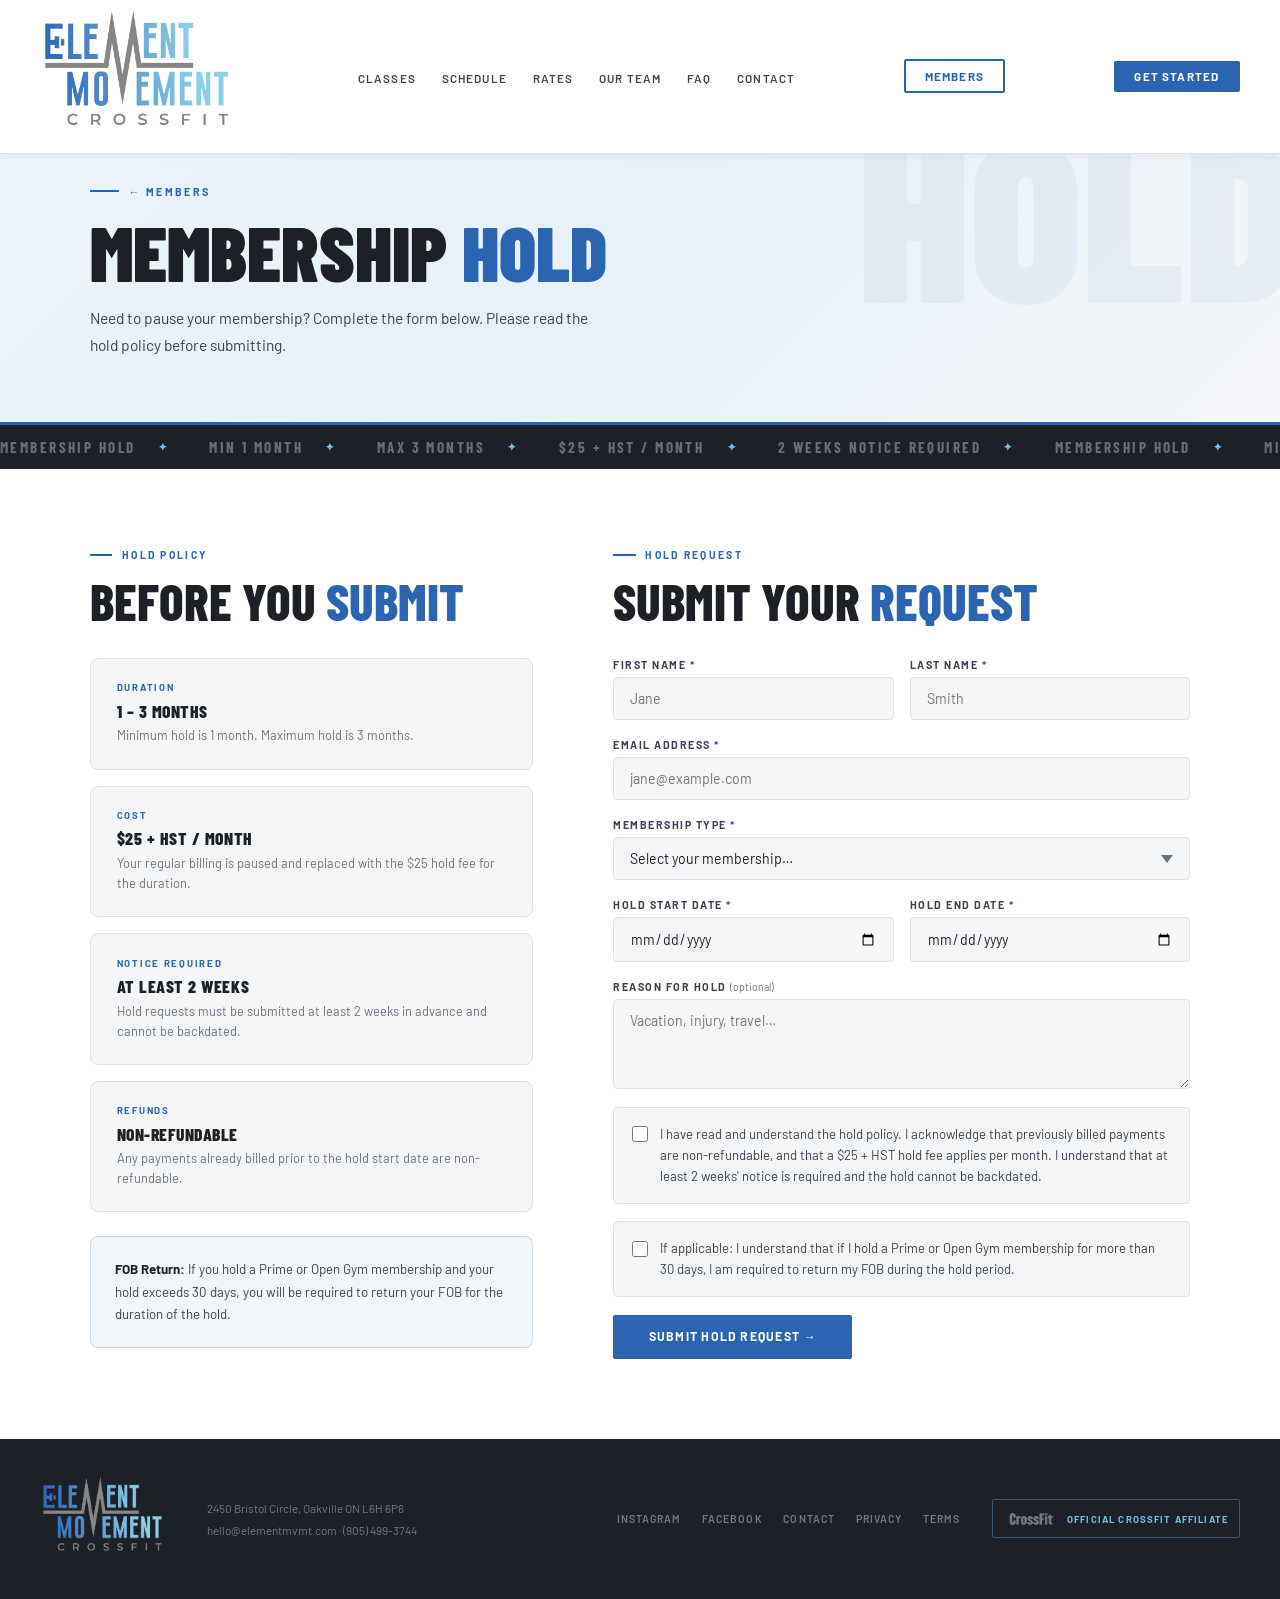
<file: hold.html>
﻿<!DOCTYPE html>
<html lang="en">
<head>
  <meta charset="UTF-8">
  <meta name="viewport" content="width=device-width, initial-scale=1.0">
  <title>Membership Hold — Element Movement CrossFit</title>
  <link href="https://fonts.googleapis.com/css2?family=Barlow+Condensed:wght@400;600;700;800;900&family=Barlow:wght@300;400;500;600&display=swap" rel="stylesheet">
  <link rel="stylesheet" href="css/styles.css">
  <style>
    .page-hero{background:linear-gradient(135deg,#edf4fb 0%,#e6f1f9 50%,#f5f6f8 100%);padding:11rem 2.5rem 4rem;position:relative;overflow:hidden}
    .page-hero::before{content:'HOLD';position:absolute;right:-1rem;top:50%;transform:translateY(-50%);font-family:'Barlow Condensed',sans-serif;font-size:clamp(8rem,18vw,16rem);font-weight:900;color:rgba(43,100,177,.05);pointer-events:none;user-select:none;line-height:1;white-space:nowrap}
    .page-hero-inner{max-width:1100px;margin:0 auto}
    .page-hero h1{font-family:'Barlow Condensed',sans-serif;font-size:clamp(2.8rem,6vw,5rem);font-weight:900;text-transform:uppercase;line-height:.95;color:var(--charcoal);margin-bottom:1rem}
    .page-hero h1 .bd{color:var(--bd)}
    .page-hero p{font-size:.97rem;color:var(--mid);max-width:520px;line-height:1.75}

    .hold-section{padding:5rem 2.5rem;background:var(--white)}
    .hold-inner{max-width:1100px;margin:0 auto;display:grid;grid-template-columns:1fr 1.3fr;gap:5rem;align-items:start}

    /* Policy column */
    .policy-cards{display:flex;flex-direction:column;gap:1rem;margin-top:2rem}
    .pc{background:var(--offwhite);border:1.5px solid var(--border);border-radius:8px;padding:1.4rem 1.6rem;transition:border-color .2s}
    .pc-label{font-size:.6rem;font-weight:700;letter-spacing:.18em;text-transform:uppercase;color:var(--bd);margin-bottom:.4rem}
    .pc-value{font-family:'Barlow Condensed',sans-serif;font-size:1.1rem;font-weight:800;text-transform:uppercase;letter-spacing:.03em;color:var(--charcoal)}
    .pc-sub{font-size:.8rem;color:var(--muted);margin-top:.3rem;line-height:1.55}

    .notice-box{background:rgba(43,100,177,.06);border:1.5px solid rgba(43,100,177,.2);border-radius:8px;padding:1.3rem 1.5rem;margin-top:1.5rem}
    .notice-box p{font-size:.83rem;color:var(--mid);line-height:1.7;margin:0}
    .notice-box strong{color:var(--charcoal)}

    /* Form column */
    .hold-form{display:flex;flex-direction:column;gap:1.1rem;margin-top:2rem}
    .form-row{display:grid;grid-template-columns:1fr 1fr;gap:1rem}
    .form-group{display:flex;flex-direction:column;gap:.4rem}
    .form-group label{font-size:.67rem;font-weight:700;letter-spacing:.14em;text-transform:uppercase;color:var(--mid)}
    .form-group label .req{color:var(--bd)}
    .form-group input,
    .form-group select,
    .form-group textarea{font-family:'Barlow',sans-serif;font-size:.88rem;color:var(--charcoal);background:var(--offwhite);border:1.5px solid var(--border);border-radius:4px;padding:.75rem 1rem;transition:border-color .2s,box-shadow .2s;outline:none;width:100%}
    .form-group input:focus,
    .form-group select:focus,
    .form-group textarea:focus{border-color:var(--bd);box-shadow:0 0 0 3px rgba(43,100,177,.1);background:#fff}
    .form-group select{appearance:none;background-image:url("data:image/svg+xml,%3Csvg xmlns='http://www.w3.org/2000/svg' width='12' height='8' viewBox='0 0 12 8'%3E%3Cpath fill='%236e7280' d='M6 8L0 0h12z'/%3E%3C/svg%3E");background-repeat:no-repeat;background-position:right 1rem center;padding-right:2.5rem}
    .form-group textarea{resize:vertical;min-height:90px}
    .checkbox-group{display:flex;align-items:flex-start;gap:.75rem;background:var(--offwhite);border:1.5px solid var(--border);border-radius:4px;padding:1rem 1.1rem}
    .checkbox-group input[type=checkbox]{width:16px;height:16px;flex-shrink:0;margin-top:.15rem;accent-color:var(--bd)}
    .checkbox-group label{font-size:.82rem;color:var(--mid);line-height:1.6;cursor:pointer;letter-spacing:0;text-transform:none;font-weight:400}
    .form-submit{background:var(--bd);color:#fff;border:none;padding:.9rem 2.2rem;font-family:'Barlow',sans-serif;font-size:.77rem;font-weight:700;letter-spacing:.1em;text-transform:uppercase;border-radius:2px;cursor:pointer;transition:background .2s,transform .15s;align-self:flex-start}
    .form-submit:hover{background:#1e5090;transform:translateY(-2px)}

    @media(max-width:900px){
      .hold-inner{grid-template-columns:1fr;gap:3rem}
    }
    @media(max-width:600px){
      .page-hero{padding:9rem 1.2rem 2.5rem}
      .hold-section{padding:3rem 1.2rem}
      .form-row{grid-template-columns:1fr}
    }
  </style>
</head>
<body>

<nav>
  <a href="index.html" class="nav-logo">
    <img src="images/logo-c5.png" alt="Element Movement CrossFit">
  </a>
  <ul class="nav-links">
    <li><a href="index.html#classes">Classes</a></li>
    <li><a href="schedule.html">Schedule</a></li>
    <li><a href="index.html#rates">Rates</a></li>
    <li><a href="index.html#team">Our Team</a></li>
    <li><a href="index.html#faq">FAQ</a></li>
    <li><a href="contact.html">Contact</a></li>
  </ul>
  <a class="nav-members" href="members.html">Members</a>
  <a class="nav-cta" href="get-started.html">Get Started</a>
  <button class="nav-burger" aria-label="Open menu"><span></span><span></span><span></span></button>
</nav>

<div id="form-success-banner" style="display:none;background:#1e7a3f;color:#fff;text-align:center;padding:1rem 1.5rem;font-family:'Barlow',sans-serif;font-size:.9rem;font-weight:600">
  Thanks! Your hold request has been submitted — we'll confirm by email shortly.
</div>
<script>
  if (new URLSearchParams(window.location.search).get('sent') === '1') {
    document.getElementById('form-success-banner').style.display = 'block';
  }
</script>

<!-- Page Hero -->
<div class="page-hero">
  <div class="page-hero-inner">
    <div class="eyebrow"><a href="members.html" style="color:var(--bd);text-decoration:none">← Members</a></div>
    <h1>Membership <span class="bd">Hold</span></h1>
    <p>Need to pause your membership? Complete the form below. Please read the hold policy before submitting.</p>
  </div>
</div>

<!-- Marquee -->
<div class="marquee-wrap">
  <div class="marquee-track">
    <div class="mi">Membership Hold <span>✦</span></div>
    <div class="mi">Min 1 Month <span>✦</span></div>
    <div class="mi">Max 3 Months <span>✦</span></div>
    <div class="mi">$25 + HST / Month <span>✦</span></div>
    <div class="mi">2 Weeks Notice Required <span>✦</span></div>
    <div class="mi">Membership Hold <span>✦</span></div>
    <div class="mi">Min 1 Month <span>✦</span></div>
    <div class="mi">Max 3 Months <span>✦</span></div>
    <div class="mi">$25 + HST / Month <span>✦</span></div>
    <div class="mi">2 Weeks Notice Required <span>✦</span></div>
  </div>
</div>

<!-- Hold Form -->
<section class="hold-section">
  <div class="hold-inner">

    <!-- Left: Policy -->
    <div>
      <div class="sec-eye">Hold Policy</div>
      <h2 class="sec-h2">Before You <span class="bd">Submit</span></h2>

      <div class="policy-cards">
        <div class="pc">
          <div class="pc-label">Duration</div>
          <div class="pc-value">1 – 3 Months</div>
          <div class="pc-sub">Minimum hold is 1 month. Maximum hold is 3 months.</div>
        </div>
        <div class="pc">
          <div class="pc-label">Cost</div>
          <div class="pc-value">$25 + HST / Month</div>
          <div class="pc-sub">Your regular billing is paused and replaced with the $25 hold fee for the duration.</div>
        </div>
        <div class="pc">
          <div class="pc-label">Notice Required</div>
          <div class="pc-value">At Least 2 Weeks</div>
          <div class="pc-sub">Hold requests must be submitted at least 2 weeks in advance and cannot be backdated.</div>
        </div>
        <div class="pc">
          <div class="pc-label">Refunds</div>
          <div class="pc-value">Non-Refundable</div>
          <div class="pc-sub">Any payments already billed prior to the hold start date are non-refundable.</div>
        </div>
      </div>

      <div class="notice-box">
        <p><strong>FOB Return:</strong> If you hold a Prime or Open Gym membership and your hold exceeds 30 days, you will be required to return your FOB for the duration of the hold.</p>
      </div>
    </div>

    <!-- Right: Form -->
    <div>
      <div class="sec-eye">Hold Request</div>
      <h2 class="sec-h2">Submit Your <span class="bd">Request</span></h2>

      <form class="hold-form" name="hold-request" method="POST" action="https://api.web3forms.com/submit">
        <input type="hidden" name="access_key" value="6a2bebc0-c840-4e6c-a92c-60fa3bf2ad33">
        <input type="hidden" name="subject" value="New Membership Hold Request — Element Movement">
        <input type="hidden" name="from_name" value="Element Movement Website">
        <input type="hidden" name="redirect" value="https://elementmvmt.com/hold.html?sent=1">
        <div class="form-row">
          <div class="form-group">
            <label for="fname">First Name <span class="req">*</span></label>
            <input type="text" id="fname" name="fname" placeholder="Jane" required>
          </div>
          <div class="form-group">
            <label for="lname">Last Name <span class="req">*</span></label>
            <input type="text" id="lname" name="lname" placeholder="Smith" required>
          </div>
        </div>
        <div class="form-group">
          <label for="email">Email Address <span class="req">*</span></label>
          <input type="email" id="email" name="email" placeholder="jane@example.com" required>
        </div>
        <div class="form-group">
          <label for="membership">Membership Type <span class="req">*</span></label>
          <select id="membership" name="membership" required>
            <option value="">Select your membership…</option>
            <option value="prime">Prime</option>
            <option value="unlimited">Unlimited</option>
            <option value="basic">Basic (12 classes)</option>
            <option value="open-gym">Open Gym</option>
          </select>
        </div>
        <div class="form-row">
          <div class="form-group">
            <label for="hold-start">Hold Start Date <span class="req">*</span></label>
            <input type="date" id="hold-start" name="hold-start" required>
          </div>
          <div class="form-group">
            <label for="hold-end">Hold End Date <span class="req">*</span></label>
            <input type="date" id="hold-end" name="hold-end" required>
          </div>
        </div>
        <div class="form-group">
          <label for="reason">Reason for Hold <span style="font-weight:400;text-transform:none;letter-spacing:0;font-size:.65rem;color:var(--muted)">(optional)</span></label>
          <textarea id="reason" name="reason" placeholder="Vacation, injury, travel…"></textarea>
        </div>
        <div class="checkbox-group">
          <input type="checkbox" id="policy-agree" name="policy-agree" required>
          <label for="policy-agree">I have read and understand the hold policy. I acknowledge that previously billed payments are non-refundable, and that a $25 + HST hold fee applies per month. I understand that at least 2 weeks' notice is required and the hold cannot be backdated.</label>
        </div>
        <div class="checkbox-group">
          <input type="checkbox" id="fob-agree" name="fob-agree">
          <label for="fob-agree">If applicable: I understand that if I hold a Prime or Open Gym membership for more than 30 days, I am required to return my FOB during the hold period.</label>
        </div>
        <button type="submit" class="form-submit">Submit Hold Request →</button>
      </form>
    </div>

  </div>
</section>

<!-- Footer -->
<footer>
  <div class="footer-logo">
    <img src="images/logo-c5.png" alt="Element Movement CrossFit">
  </div>
  <div class="fl-info">
    2450 Bristol Circle, Oakville ON L6H 6P6<br>
    hello@elementmvmt.com · (905) 499-3744
  </div>
  <div class="fl-links">
    <a href="https://www.instagram.com/element.mvmt/" target="_blank">Instagram</a>
    <a href="https://www.facebook.com/ElementMvmt" target="_blank">Facebook</a>
    <a href="contact.html">Contact</a>
    <a href="#">Privacy</a>
    <a href="#">Terms</a>
  </div>
  <div class="fl-badge"><img src="images/CF_Badge_BLK_300x150.webp" alt="CrossFit Affiliate Badge" class="fl-badge-img">Official CrossFit Affiliate</div>
</footer>

<script src="js/main.js"></script>
</body>
</html>
</file>
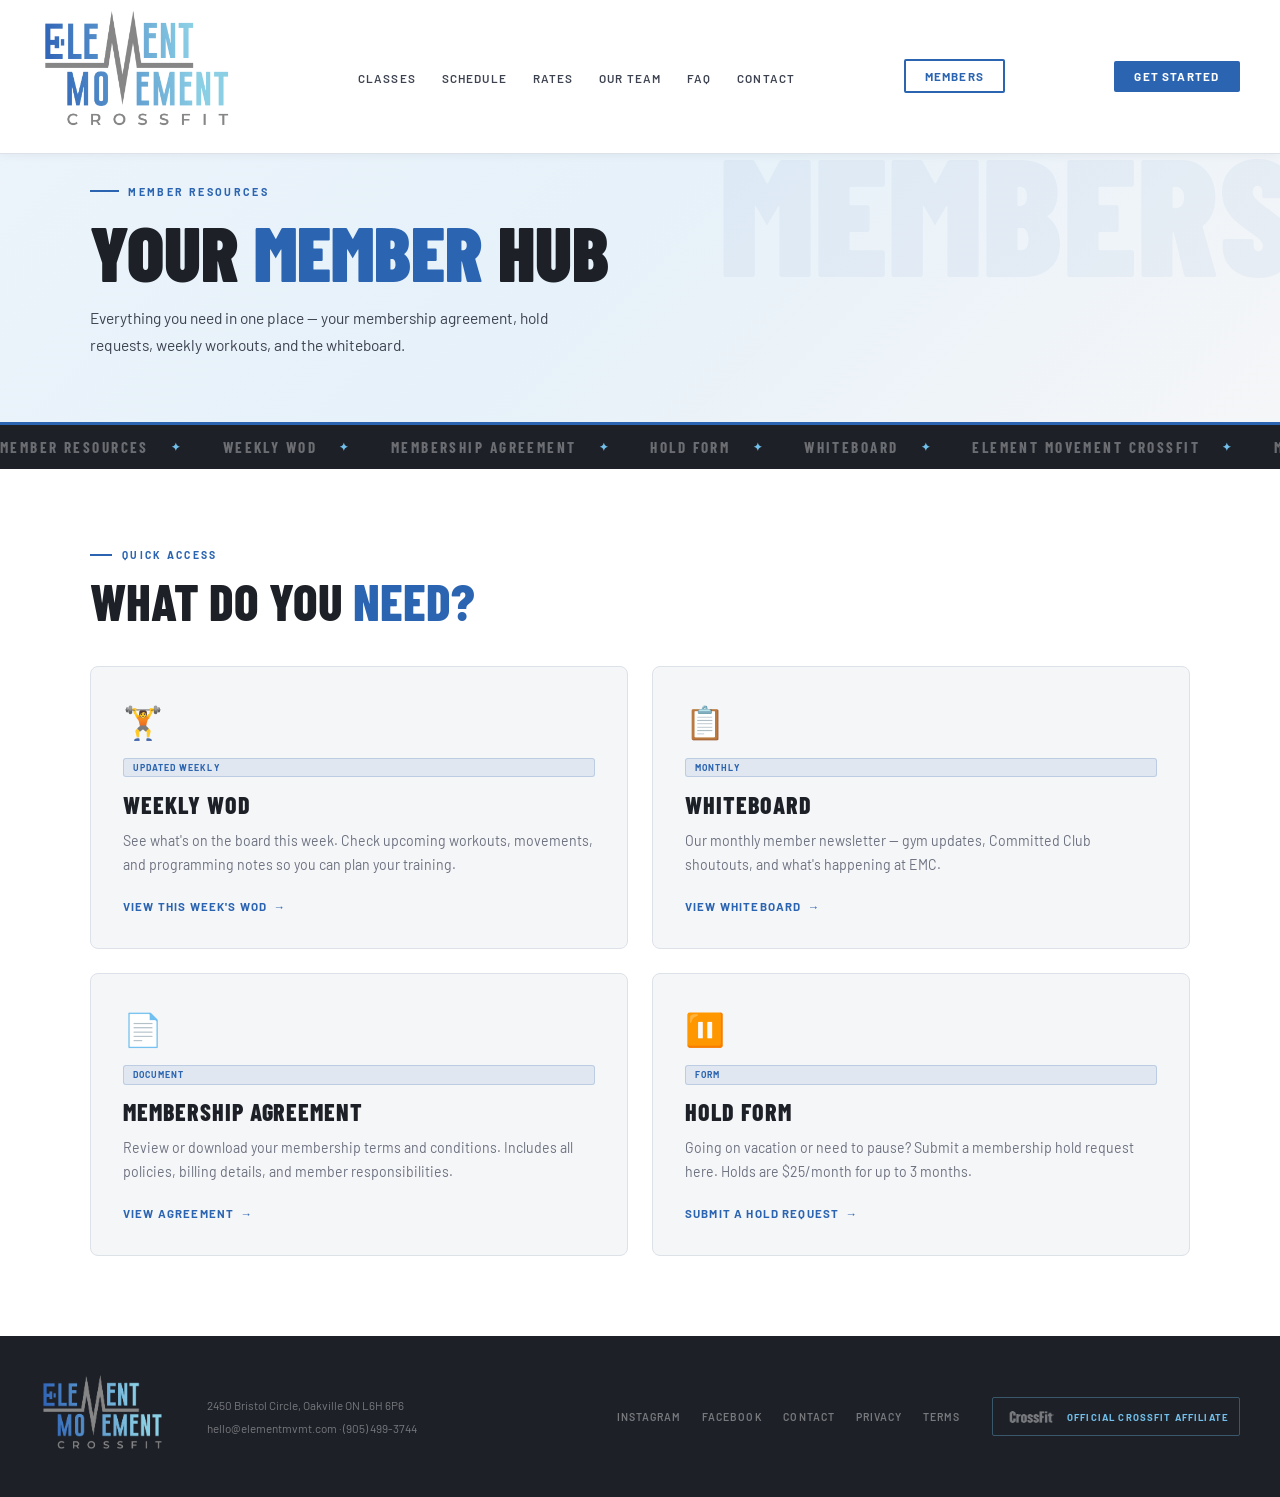
<file: members.html>
﻿<!DOCTYPE html>
<html lang="en">
<head>
  <meta charset="UTF-8">
  <meta name="viewport" content="width=device-width, initial-scale=1.0">
  <title>Members — Element Movement CrossFit</title>
  <link href="https://fonts.googleapis.com/css2?family=Barlow+Condensed:wght@400;600;700;800;900&family=Barlow:wght@300;400;500;600&display=swap" rel="stylesheet">
  <link rel="stylesheet" href="css/styles.css">
  <style>
    .page-hero{background:linear-gradient(135deg,#edf4fb 0%,#e6f1f9 50%,#f5f6f8 100%);padding:11rem 2.5rem 4rem;position:relative;overflow:hidden}
    .page-hero::before{content:'MEMBERS';position:absolute;right:-1rem;top:50%;transform:translateY(-50%);font-family:'Barlow Condensed',sans-serif;font-size:clamp(6rem,13vw,12rem);font-weight:900;color:rgba(43,100,177,.05);pointer-events:none;user-select:none;line-height:1;white-space:nowrap}
    .page-hero-inner{max-width:1100px;margin:0 auto}
    .page-hero h1{font-family:'Barlow Condensed',sans-serif;font-size:clamp(2.8rem,6vw,5rem);font-weight:900;text-transform:uppercase;line-height:.95;color:var(--charcoal);margin-bottom:1rem}
    .page-hero h1 .bd{color:var(--bd)}
    .page-hero p{font-size:.97rem;color:var(--mid);max-width:520px;line-height:1.75}

    .members-section{padding:5rem 2.5rem;background:var(--white)}
    .members-inner{max-width:1100px;margin:0 auto}
    .members-grid{display:grid;grid-template-columns:repeat(2,1fr);gap:1.5rem;margin-top:2.5rem}

    .mcard{background:var(--offwhite);border:1.5px solid var(--border);border-radius:8px;padding:2.2rem 2rem;text-decoration:none;color:inherit;transition:border-color .2s,box-shadow .2s,transform .2s;display:flex;flex-direction:column}
    .mcard:hover{border-color:var(--bd);box-shadow:0 6px 24px rgba(43,100,177,.12);transform:translateY(-3px)}
    .mcard-icon{font-size:2rem;margin-bottom:1rem}
    .mcard-title{font-family:'Barlow Condensed',sans-serif;font-size:1.5rem;font-weight:800;text-transform:uppercase;letter-spacing:.04em;color:var(--charcoal);margin-bottom:.6rem}
    .mcard-desc{font-size:.88rem;line-height:1.7;color:var(--muted);flex:1}
    .mcard-link{display:inline-flex;align-items:center;gap:.4rem;font-size:.72rem;font-weight:700;letter-spacing:.1em;text-transform:uppercase;color:var(--bd);margin-top:1.4rem}
    .mcard-link::after{content:'→';transition:transform .2s}
    .mcard:hover .mcard-link::after{transform:translateX(4px)}
    .mcard-pill{display:inline-block;font-size:.55rem;font-weight:700;letter-spacing:.12em;text-transform:uppercase;padding:.2rem .55rem;border-radius:3px;margin-bottom:.8rem}
    .pill-coming{background:rgba(155,158,163,.12);color:var(--gr);border:1px solid rgba(155,158,163,.3)}
    .pill-live{background:rgba(43,100,177,.1);color:var(--bd);border:1px solid rgba(43,100,177,.2)}

    @media(max-width:600px){
      .page-hero{padding:9rem 1.2rem 2.5rem}
      .members-section{padding:3rem 1.2rem}
      .members-grid{grid-template-columns:1fr}
    }
  </style>
</head>
<body>

<nav>
  <a href="index.html" class="nav-logo">
    <img src="images/logo-c5.png" alt="Element Movement CrossFit">
  </a>
  <ul class="nav-links">
    <li><a href="index.html#classes">Classes</a></li>
    <li><a href="schedule.html">Schedule</a></li>
    <li><a href="index.html#rates">Rates</a></li>
    <li><a href="index.html#team">Our Team</a></li>
    <li><a href="index.html#faq">FAQ</a></li>
    <li><a href="contact.html">Contact</a></li>
  </ul>
  <a class="nav-members" href="members.html">Members</a>
  <a class="nav-cta" href="get-started.html">Get Started</a>
  <button class="nav-burger" aria-label="Open menu"><span></span><span></span><span></span></button>
</nav>

<!-- Page Hero -->
<div class="page-hero">
  <div class="page-hero-inner">
    <div class="eyebrow">Member Resources</div>
    <h1>Your <span class="bd">Member</span> Hub</h1>
    <p>Everything you need in one place — your membership agreement, hold requests, weekly workouts, and the whiteboard.</p>
  </div>
</div>

<!-- Marquee -->
<div class="marquee-wrap">
  <div class="marquee-track">
    <div class="mi">Member Resources <span>✦</span></div>
    <div class="mi">Weekly WOD <span>✦</span></div>
    <div class="mi">Membership Agreement <span>✦</span></div>
    <div class="mi">Hold Form <span>✦</span></div>
    <div class="mi">Whiteboard <span>✦</span></div>
    <div class="mi">Element Movement CrossFit <span>✦</span></div>
    <div class="mi">Member Resources <span>✦</span></div>
    <div class="mi">Weekly WOD <span>✦</span></div>
    <div class="mi">Membership Agreement <span>✦</span></div>
    <div class="mi">Hold Form <span>✦</span></div>
    <div class="mi">Whiteboard <span>✦</span></div>
    <div class="mi">Element Movement CrossFit <span>✦</span></div>
  </div>
</div>

<!-- Members Grid -->
<section class="members-section">
  <div class="members-inner">
    <div class="sec-eye">Quick Access</div>
    <h2 class="sec-h2">What Do You <span class="bd">Need?</span></h2>
    <div class="members-grid">

      <a class="mcard" href="wod.html">
        <div class="mcard-icon">🏋️</div>
        <span class="mcard-pill pill-live">Updated Weekly</span>
        <div class="mcard-title">Weekly WOD</div>
        <div class="mcard-desc">See what's on the board this week. Check upcoming workouts, movements, and programming notes so you can plan your training.</div>
        <span class="mcard-link">View This Week's WOD</span>
      </a>

      <a class="mcard" href="whiteboard.html">
        <div class="mcard-icon">📋</div>
        <span class="mcard-pill pill-live">Monthly</span>
        <div class="mcard-title">Whiteboard</div>
        <div class="mcard-desc">Our monthly member newsletter — gym updates, Committed Club shoutouts, and what's happening at EMC.</div>
        <span class="mcard-link">View Whiteboard</span>
      </a>

      <a class="mcard" href="membership-agreement.html">
        <div class="mcard-icon">📄</div>
        <span class="mcard-pill pill-live">Document</span>
        <div class="mcard-title">Membership Agreement</div>
        <div class="mcard-desc">Review or download your membership terms and conditions. Includes all policies, billing details, and member responsibilities.</div>
        <span class="mcard-link">View Agreement</span>
      </a>

      <a class="mcard" href="hold.html">
        <div class="mcard-icon">⏸️</div>
        <span class="mcard-pill pill-live">Form</span>
        <div class="mcard-title">Hold Form</div>
        <div class="mcard-desc">Going on vacation or need to pause? Submit a membership hold request here. Holds are $25/month for up to 3 months.</div>
        <span class="mcard-link">Submit a Hold Request</span>
      </a>

    </div>
  </div>
</section>

<!-- Footer -->
<footer>
  <div class="footer-logo">
    <img src="images/logo-c5.png" alt="Element Movement CrossFit">
  </div>
  <div class="fl-info">
    2450 Bristol Circle, Oakville ON L6H 6P6<br>
    hello@elementmvmt.com · (905) 499-3744
  </div>
  <div class="fl-links">
    <a href="https://www.instagram.com/element.mvmt/" target="_blank">Instagram</a>
    <a href="https://www.facebook.com/ElementMvmt" target="_blank">Facebook</a>
    <a href="contact.html">Contact</a>
    <a href="#">Privacy</a>
    <a href="#">Terms</a>
  </div>
  <div class="fl-badge"><img src="images/CF_Badge_BLK_300x150.webp" alt="CrossFit Affiliate Badge" class="fl-badge-img">Official CrossFit Affiliate</div>
</footer>

<script src="js/main.js"></script>
</body>
</html>
</file>
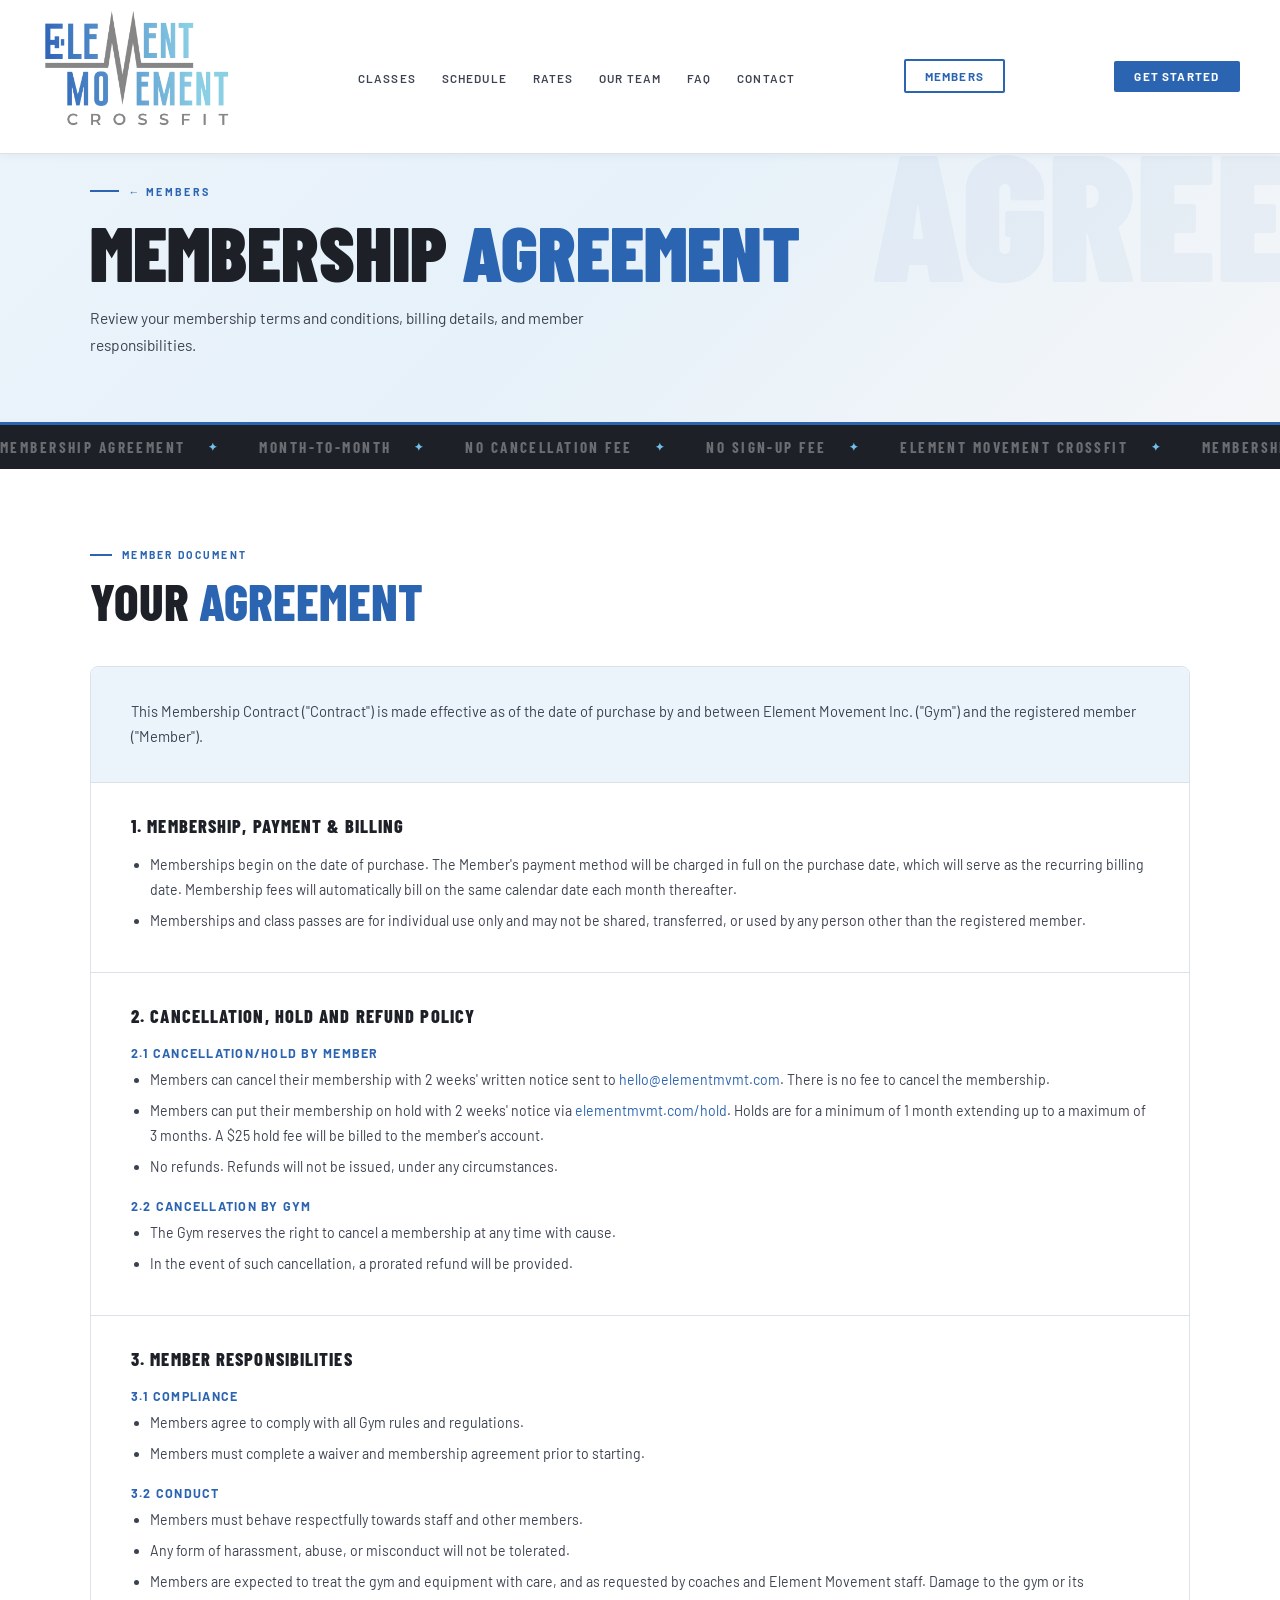
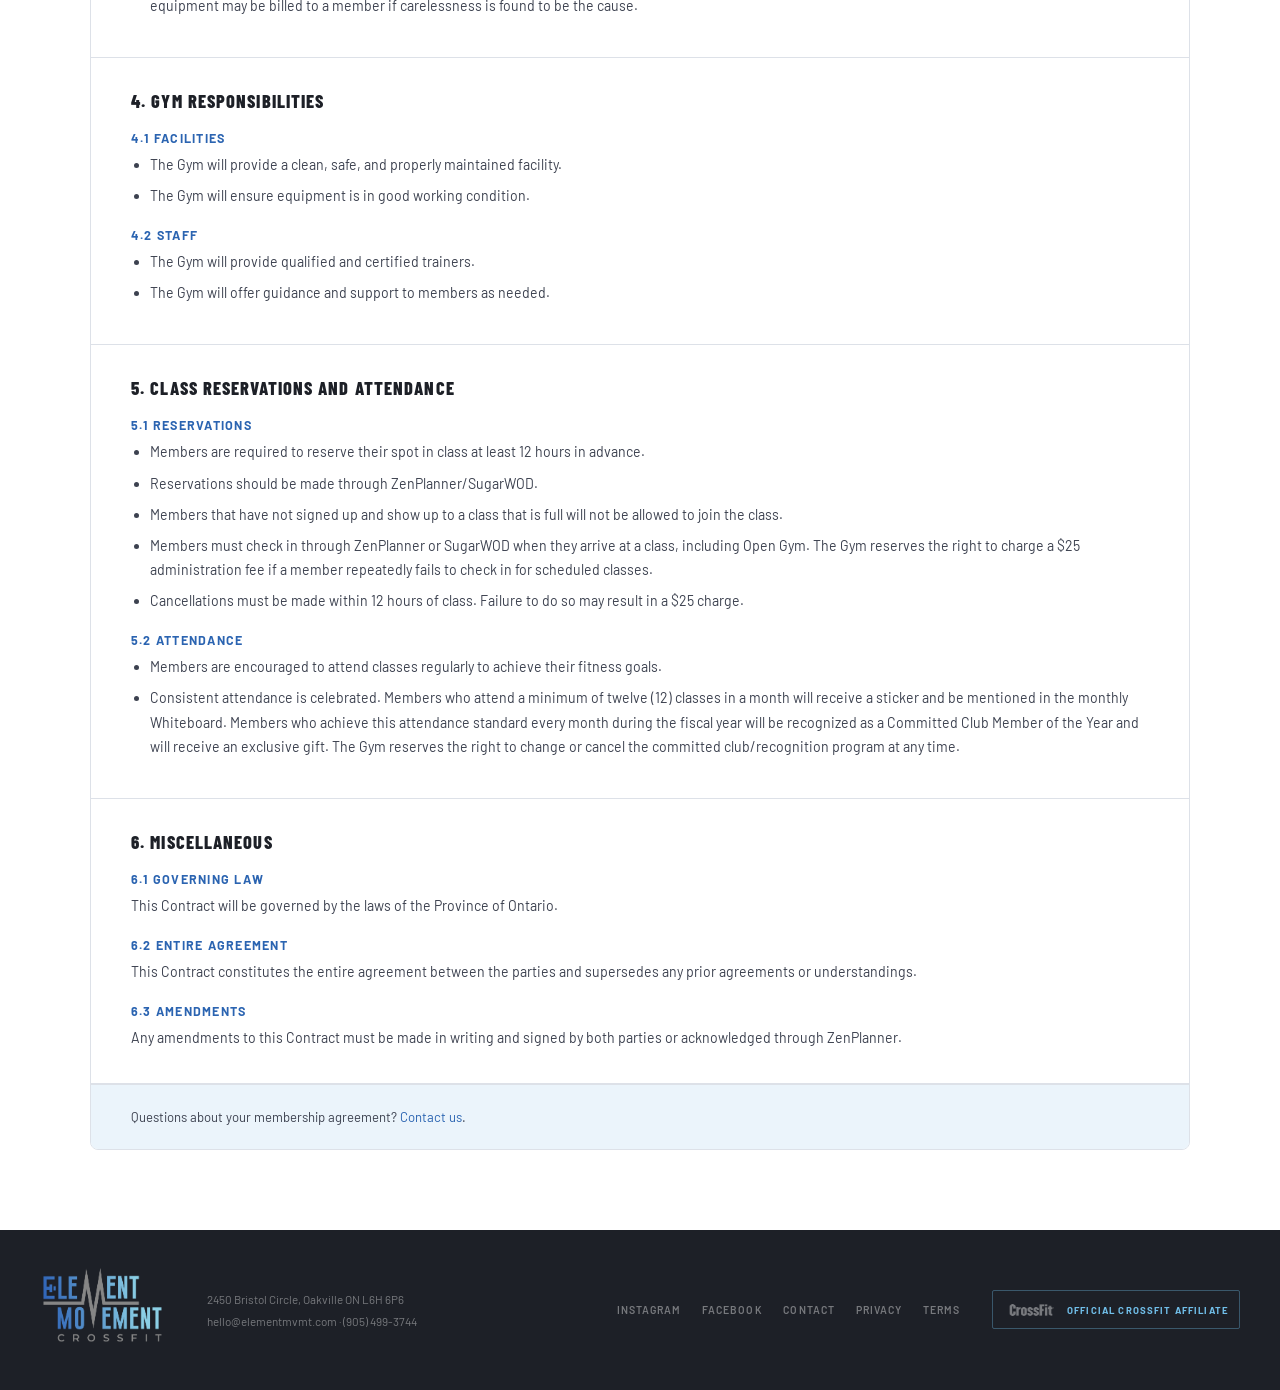
<file: membership-agreement.html>
﻿<!DOCTYPE html>
<html lang="en">
<head>
  <meta charset="UTF-8">
  <meta name="viewport" content="width=device-width, initial-scale=1.0">
  <title>Membership Agreement — Element Movement CrossFit</title>
  <link href="https://fonts.googleapis.com/css2?family=Barlow+Condensed:wght@400;600;700;800;900&family=Barlow:wght@300;400;500;600&display=swap" rel="stylesheet">
  <link rel="stylesheet" href="css/styles.css">
  <style>
    .page-hero{background:linear-gradient(135deg,#edf4fb 0%,#e6f1f9 50%,#f5f6f8 100%);padding:11rem 2.5rem 4rem;position:relative;overflow:hidden}
    .page-hero::before{content:'AGREE';position:absolute;right:-1rem;top:50%;transform:translateY(-50%);font-family:'Barlow Condensed',sans-serif;font-size:clamp(7rem,14vw,13rem);font-weight:900;color:rgba(43,100,177,.05);pointer-events:none;user-select:none;line-height:1;white-space:nowrap}
    .page-hero-inner{max-width:1100px;margin:0 auto}
    .page-hero h1{font-family:'Barlow Condensed',sans-serif;font-size:clamp(2.8rem,6vw,5rem);font-weight:900;text-transform:uppercase;line-height:.95;color:var(--charcoal);margin-bottom:1rem}
    .page-hero h1 .bd{color:var(--bd)}
    .page-hero p{font-size:.97rem;color:var(--mid);max-width:520px;line-height:1.75}

    .agreement-section{padding:5rem 2.5rem;background:var(--white)}
    .agreement-inner{max-width:1100px;margin:0 auto}

    .ma-doc{margin-top:2.5rem;border:1px solid var(--border);border-radius:8px;overflow:hidden}
    .ma-intro{padding:2rem 2.5rem;background:var(--lightblue);font-size:.92rem;color:var(--mid);line-height:1.75;margin:0;border-bottom:1px solid var(--border)}
    .ma-section{padding:2rem 2.5rem;border-bottom:1px solid var(--border)}
    .ma-section:last-of-type{border-bottom:none}
    .ma-section h3{font-family:'Barlow Condensed',sans-serif;font-size:1.15rem;font-weight:800;text-transform:uppercase;letter-spacing:.06em;color:var(--charcoal);margin:0 0 1rem}
    .ma-section h4{font-size:.78rem;font-weight:700;letter-spacing:.1em;text-transform:uppercase;color:var(--bd);margin:1.2rem 0 .5rem}
    .ma-section ul{margin:0;padding-left:1.2rem;list-style:disc}
    .ma-section li{font-size:.88rem;color:var(--mid);line-height:1.75;margin-bottom:.4rem}
    .ma-section p{font-size:.88rem;color:var(--mid);line-height:1.75;margin:.3rem 0 0}
    .ma-section a{color:var(--bd);text-decoration:none}
    .ma-section a:hover{text-decoration:underline}
    .ma-footer-note{padding:1.5rem 2.5rem;background:var(--lightblue);font-size:.82rem;color:var(--mid);border-top:1px solid var(--border)}
    .ma-footer-note a{color:var(--bd);text-decoration:none}

    @media(max-width:600px){
      .page-hero{padding:9rem 1.2rem 2.5rem}
      .agreement-section{padding:3rem 1.2rem}
    }
  </style>
</head>
<body>

<nav>
  <a href="index.html" class="nav-logo">
    <img src="images/logo-c5.png" alt="Element Movement CrossFit">
  </a>
  <ul class="nav-links">
    <li><a href="index.html#classes">Classes</a></li>
    <li><a href="schedule.html">Schedule</a></li>
    <li><a href="index.html#rates">Rates</a></li>
    <li><a href="index.html#team">Our Team</a></li>
    <li><a href="index.html#faq">FAQ</a></li>
    <li><a href="contact.html">Contact</a></li>
  </ul>
  <a class="nav-members" href="members.html">Members</a>
  <a class="nav-cta" href="get-started.html">Get Started</a>
  <button class="nav-burger" aria-label="Open menu"><span></span><span></span><span></span></button>
</nav>

<!-- Page Hero -->
<div class="page-hero">
  <div class="page-hero-inner">
    <div class="eyebrow"><a href="members.html" style="color:var(--bd);text-decoration:none">← Members</a></div>
    <h1>Membership <span class="bd">Agreement</span></h1>
    <p>Review your membership terms and conditions, billing details, and member responsibilities.</p>
  </div>
</div>

<!-- Marquee -->
<div class="marquee-wrap">
  <div class="marquee-track">
    <div class="mi">Membership Agreement <span>✦</span></div>
    <div class="mi">Month-to-Month <span>✦</span></div>
    <div class="mi">No Cancellation Fee <span>✦</span></div>
    <div class="mi">No Sign-Up Fee <span>✦</span></div>
    <div class="mi">Element Movement CrossFit <span>✦</span></div>
    <div class="mi">Membership Agreement <span>✦</span></div>
    <div class="mi">Month-to-Month <span>✦</span></div>
    <div class="mi">No Cancellation Fee <span>✦</span></div>
    <div class="mi">No Sign-Up Fee <span>✦</span></div>
    <div class="mi">Element Movement CrossFit <span>✦</span></div>
  </div>
</div>

<!-- Agreement Content -->
<section class="agreement-section">
  <div class="agreement-inner">
    <div class="sec-eye">Member Document</div>
    <h2 class="sec-h2">Your <span class="bd">Agreement</span></h2>

    <!-- ============================================================
         PLACEHOLDER — Paste the membership agreement text or embed
         a PDF/document viewer here when content is ready.
         ============================================================ -->
    <div class="ma-doc">
      <p class="ma-intro">This Membership Contract ("Contract") is made effective as of the date of purchase by and between Element Movement Inc. ("Gym") and the registered member ("Member").</p>

      <div class="ma-section">
        <h3>1. Membership, Payment &amp; Billing</h3>
        <ul>
          <li>Memberships begin on the date of purchase. The Member's payment method will be charged in full on the purchase date, which will serve as the recurring billing date. Membership fees will automatically bill on the same calendar date each month thereafter.</li>
          <li>Memberships and class passes are for individual use only and may not be shared, transferred, or used by any person other than the registered member.</li>
        </ul>
      </div>

      <div class="ma-section">
        <h3>2. Cancellation, Hold and Refund Policy</h3>
        <h4>2.1 Cancellation/Hold by Member</h4>
        <ul>
          <li>Members can cancel their membership with 2 weeks' written notice sent to <a href="mailto:hello@elementmvmt.com">hello@elementmvmt.com</a>. There is no fee to cancel the membership.</li>
          <li>Members can put their membership on hold with 2 weeks' notice via <a href="hold.html">elementmvmt.com/hold</a>. Holds are for a minimum of 1 month extending up to a maximum of 3 months. A $25 hold fee will be billed to the member's account.</li>
          <li>No refunds. Refunds will not be issued, under any circumstances.</li>
        </ul>
        <h4>2.2 Cancellation by Gym</h4>
        <ul>
          <li>The Gym reserves the right to cancel a membership at any time with cause.</li>
          <li>In the event of such cancellation, a prorated refund will be provided.</li>
        </ul>
      </div>

      <div class="ma-section">
        <h3>3. Member Responsibilities</h3>
        <h4>3.1 Compliance</h4>
        <ul>
          <li>Members agree to comply with all Gym rules and regulations.</li>
          <li>Members must complete a waiver and membership agreement prior to starting.</li>
        </ul>
        <h4>3.2 Conduct</h4>
        <ul>
          <li>Members must behave respectfully towards staff and other members.</li>
          <li>Any form of harassment, abuse, or misconduct will not be tolerated.</li>
          <li>Members are expected to treat the gym and equipment with care, and as requested by coaches and Element Movement staff. Damage to the gym or its equipment may be billed to a member if carelessness is found to be the cause.</li>
        </ul>
      </div>

      <div class="ma-section">
        <h3>4. Gym Responsibilities</h3>
        <h4>4.1 Facilities</h4>
        <ul>
          <li>The Gym will provide a clean, safe, and properly maintained facility.</li>
          <li>The Gym will ensure equipment is in good working condition.</li>
        </ul>
        <h4>4.2 Staff</h4>
        <ul>
          <li>The Gym will provide qualified and certified trainers.</li>
          <li>The Gym will offer guidance and support to members as needed.</li>
        </ul>
      </div>

      <div class="ma-section">
        <h3>5. Class Reservations and Attendance</h3>
        <h4>5.1 Reservations</h4>
        <ul>
          <li>Members are required to reserve their spot in class at least 12 hours in advance.</li>
          <li>Reservations should be made through ZenPlanner/SugarWOD.</li>
          <li>Members that have not signed up and show up to a class that is full will not be allowed to join the class.</li>
          <li>Members must check in through ZenPlanner or SugarWOD when they arrive at a class, including Open Gym. The Gym reserves the right to charge a $25 administration fee if a member repeatedly fails to check in for scheduled classes.</li>
          <li>Cancellations must be made within 12 hours of class. Failure to do so may result in a $25 charge.</li>
        </ul>
        <h4>5.2 Attendance</h4>
        <ul>
          <li>Members are encouraged to attend classes regularly to achieve their fitness goals.</li>
          <li>Consistent attendance is celebrated. Members who attend a minimum of twelve (12) classes in a month will receive a sticker and be mentioned in the monthly Whiteboard. Members who achieve this attendance standard every month during the fiscal year will be recognized as a Committed Club Member of the Year and will receive an exclusive gift. The Gym reserves the right to change or cancel the committed club/recognition program at any time.</li>
        </ul>
      </div>

      <div class="ma-section">
        <h3>6. Miscellaneous</h3>
        <h4>6.1 Governing Law</h4>
        <p>This Contract will be governed by the laws of the Province of Ontario.</p>
        <h4>6.2 Entire Agreement</h4>
        <p>This Contract constitutes the entire agreement between the parties and supersedes any prior agreements or understandings.</p>
        <h4>6.3 Amendments</h4>
        <p>Any amendments to this Contract must be made in writing and signed by both parties or acknowledged through ZenPlanner.</p>
      </div>

      <div class="ma-footer-note">
        Questions about your membership agreement? <a href="contact.html">Contact us</a>.
      </div>
    </div>
    <!-- ============================================================ -->

  </div>
</section>

<!-- Footer -->
<footer>
  <div class="footer-logo">
    <img src="images/logo-c5.png" alt="Element Movement CrossFit">
  </div>
  <div class="fl-info">
    2450 Bristol Circle, Oakville ON L6H 6P6<br>
    hello@elementmvmt.com · (905) 499-3744
  </div>
  <div class="fl-links">
    <a href="https://www.instagram.com/element.mvmt/" target="_blank">Instagram</a>
    <a href="https://www.facebook.com/ElementMvmt" target="_blank">Facebook</a>
    <a href="contact.html">Contact</a>
    <a href="#">Privacy</a>
    <a href="#">Terms</a>
  </div>
  <div class="fl-badge"><img src="images/CF_Badge_BLK_300x150.webp" alt="CrossFit Affiliate Badge" class="fl-badge-img">Official CrossFit Affiliate</div>
</footer>

<script src="js/main.js"></script>
</body>
</html>
</file>
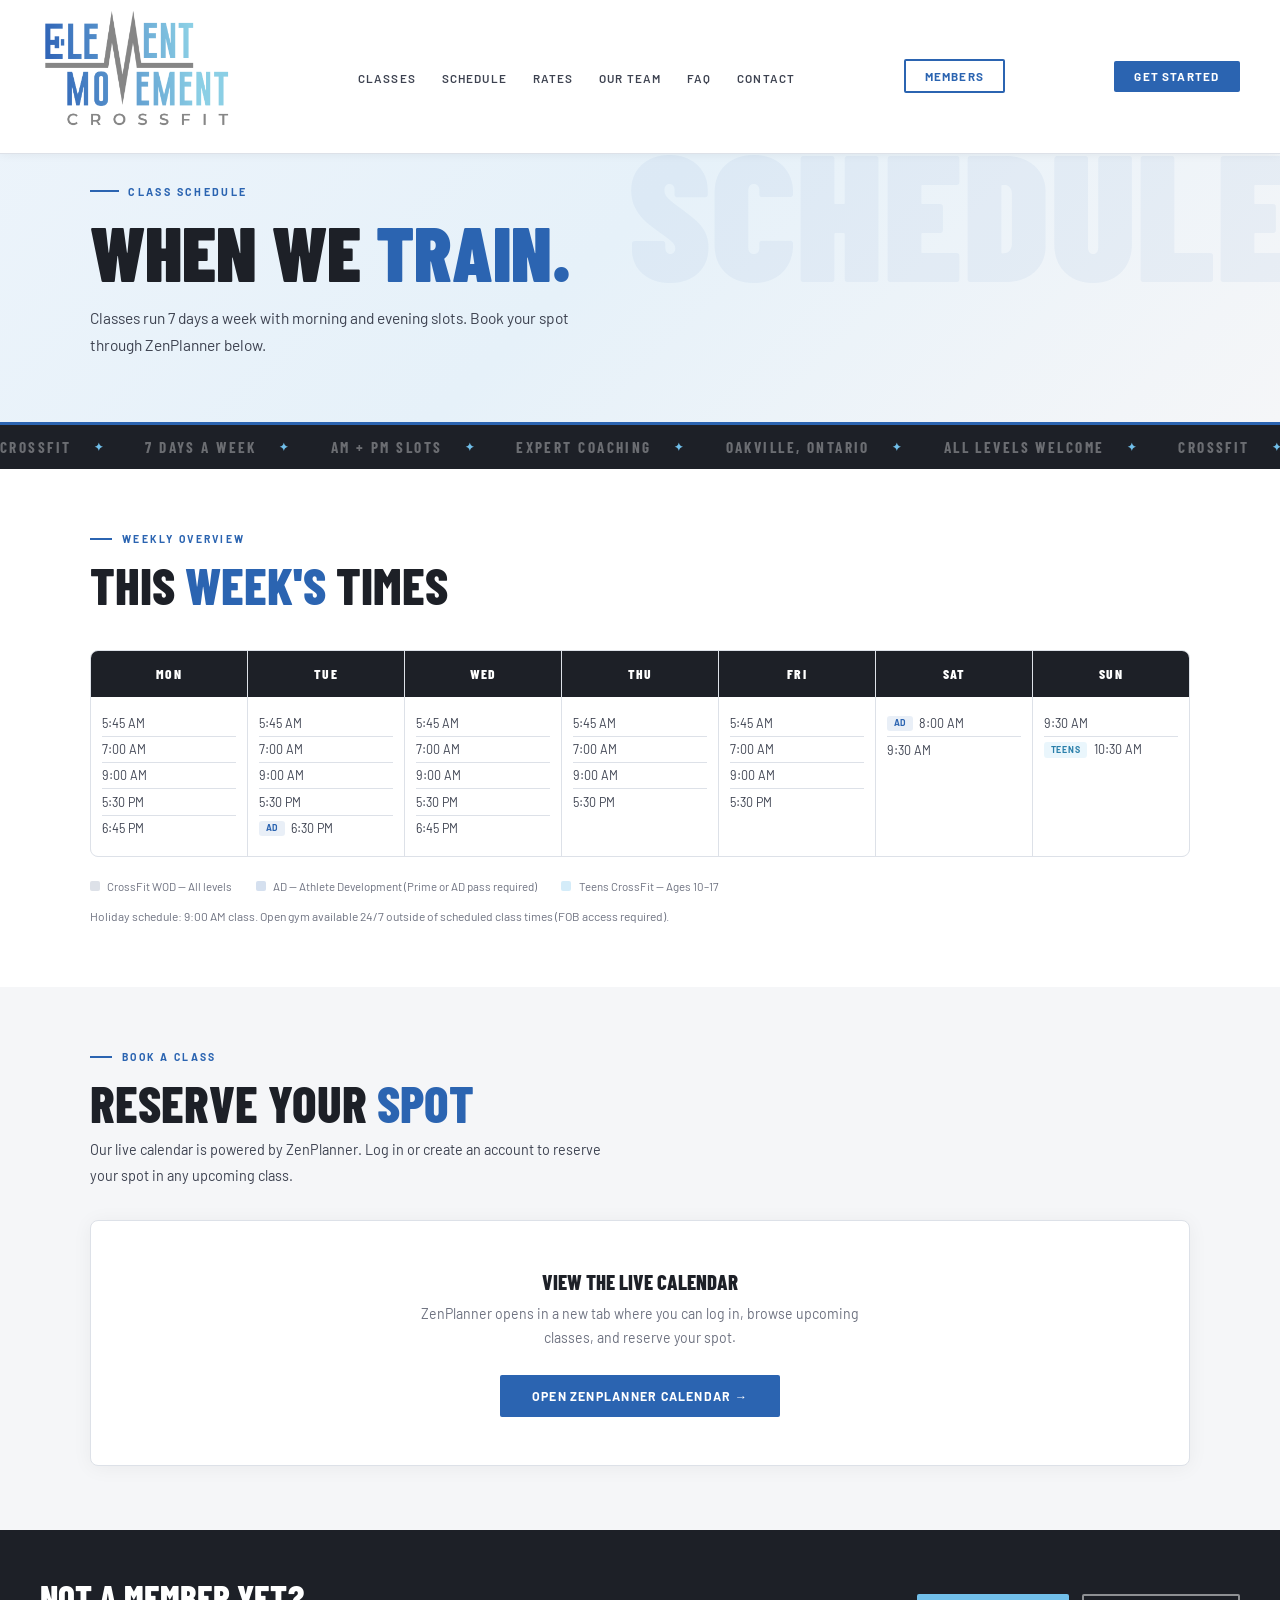
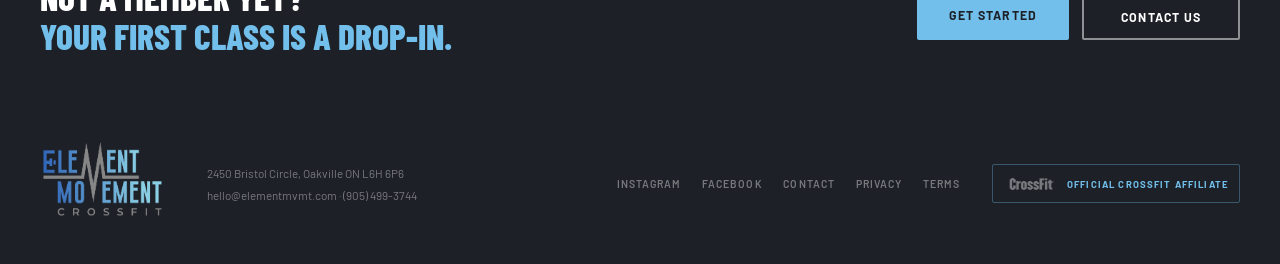
<file: schedule.html>
﻿<!DOCTYPE html>
<html lang="en">
<head>
  <meta charset="UTF-8">
  <meta name="viewport" content="width=device-width, initial-scale=1.0">
  <title>Class Schedule — Element Movement CrossFit</title>
  <link href="https://fonts.googleapis.com/css2?family=Barlow+Condensed:wght@400;600;700;800;900&family=Barlow:wght@300;400;500;600&display=swap" rel="stylesheet">
  <link rel="stylesheet" href="css/styles.css">
  <style>
    .page-hero{background:linear-gradient(135deg,#edf4fb 0%,#e6f1f9 50%,#f5f6f8 100%);padding:11rem 2.5rem 4rem;position:relative;overflow:hidden}
    .page-hero::before{content:'SCHEDULE';position:absolute;right:-1rem;top:50%;transform:translateY(-50%);font-family:'Barlow Condensed',sans-serif;font-size:clamp(6rem,14vw,13rem);font-weight:900;color:rgba(43,100,177,.05);pointer-events:none;user-select:none;line-height:1;white-space:nowrap}
    .page-hero-inner{max-width:1100px;margin:0 auto}
    .page-hero h1{font-family:'Barlow Condensed',sans-serif;font-size:clamp(2.8rem,6vw,5rem);font-weight:900;text-transform:uppercase;line-height:.95;color:var(--charcoal);margin-bottom:1rem}
    .page-hero h1 .bd{color:var(--bd)}
    .page-hero p{font-size:.97rem;color:var(--mid);max-width:520px;line-height:1.75}

    .schedule-section{padding:4rem 2.5rem;background:var(--white)}
    .schedule-inner{max-width:1100px;margin:0 auto}

    /* Static schedule grid */
    .sched-grid{display:grid;grid-template-columns:repeat(7,1fr);gap:1px;background:var(--border);border:1px solid var(--border);border-radius:8px;overflow:hidden;margin-top:2.5rem}
    .sday{background:var(--white)}
    .sday-head{background:var(--charcoal);padding:.9rem .8rem;text-align:center}
    .sday-head-name{font-family:'Barlow Condensed',sans-serif;font-size:.85rem;font-weight:800;text-transform:uppercase;letter-spacing:.08em;color:#fff}
    .sday-body{padding:.9rem .7rem}
    .stime{font-size:.78rem;color:var(--mid);padding:.32rem 0;border-bottom:1px solid var(--border);display:flex;align-items:center;gap:.4rem;line-height:1.2}
    .stime:last-child{border-bottom:none}
    .stime-pill{display:inline-block;font-size:.55rem;font-weight:700;letter-spacing:.1em;text-transform:uppercase;padding:.15rem .4rem;border-radius:3px;white-space:nowrap;flex-shrink:0}
    .pill-ad{background:rgba(43,100,177,.1);color:var(--bd)}
    .pill-teen{background:rgba(113,191,234,.15);color:#2a7faa}
    .pill-holiday{background:rgba(155,158,163,.1);color:var(--gr)}

    /* Legend */
    .legend{display:flex;gap:1.5rem;flex-wrap:wrap;margin-top:1.4rem}
    .legend-item{display:flex;align-items:center;gap:.45rem;font-size:.72rem;color:var(--muted)}
    .legend-dot{width:10px;height:10px;border-radius:2px;flex-shrink:0}
    .ld-cf{background:var(--border)}
    .ld-ad{background:rgba(43,100,177,.2)}
    .ld-teen{background:rgba(113,191,234,.3)}

    /* ZenPlanner */
    .zp-section{padding:4rem 2.5rem;background:var(--offwhite)}
    .zp-inner{max-width:1100px;margin:0 auto}
    .zp-cta-box{border:1.5px solid var(--border);border-radius:8px;background:#fff;margin-top:2rem;box-shadow:0 2px 20px rgba(0,0,0,.05);padding:3rem;text-align:center}
    .zp-cta-box img{height:48px;width:auto;margin-bottom:1.2rem}

    /* Book strip */
    .book-strip{background:var(--charcoal);padding:3rem 2.5rem;display:flex;align-items:center;justify-content:space-between;gap:2rem;flex-wrap:wrap}
    .book-strip h3{font-family:'Barlow Condensed',sans-serif;font-size:clamp(1.5rem,3vw,2.2rem);font-weight:800;text-transform:uppercase;color:#fff;line-height:1.1}
    .book-strip h3 em{font-style:normal;color:var(--bl)}
    .book-strip-btns{display:flex;gap:.8rem;flex-wrap:wrap}
  @media(max-width:900px){
    .sched-grid{grid-template-columns:repeat(4,1fr)}
    .sday:nth-child(n+5){border-top:1px solid var(--border)}
    .book-strip{flex-direction:column;align-items:flex-start}
  }
  @media(max-width:600px){
    .page-hero{padding:9rem 1.2rem 2.5rem}
    .sched-grid{grid-template-columns:repeat(2,1fr)}
    .zp-section{padding:3rem 1.2rem}
    .schedule-section{padding:3rem 1.2rem}
    .zp-cta-box{padding:2rem 1.2rem}
    .book-strip{padding:2.2rem 1.2rem}
    .book-strip-btns{flex-direction:column;width:100%}
    .book-strip-btns a{text-align:center}
    .legend{flex-direction:column;gap:.7rem}
  }
  </style>
</head>
<body>

<nav>
  <a href="index.html" class="nav-logo">
    <img src="images/logo-c5.png" alt="Element Movement CrossFit">
  </a>
  <ul class="nav-links">
    <li><a href="index.html#classes">Classes</a></li>
    <li><a href="schedule.html">Schedule</a></li>
    <li><a href="index.html#rates">Rates</a></li>
    <li><a href="index.html#team">Our Team</a></li>
    <li><a href="index.html#faq">FAQ</a></li>
    <li><a href="contact.html">Contact</a></li>
  </ul>
  <a class="nav-members" href="members.html">Members</a>
  <a class="nav-cta" href="get-started.html">Get Started</a>
  <button class="nav-burger" aria-label="Open menu"><span></span><span></span><span></span></button>
</nav>

<!-- Page Hero -->
<div class="page-hero">
  <div class="page-hero-inner">
    <div class="eyebrow">Class Schedule</div>
    <h1>When We <span class="bd">Train.</span></h1>
    <p>Classes run 7 days a week with morning and evening slots. Book your spot through ZenPlanner below.</p>
  </div>
</div>

<!-- Marquee -->
<div class="marquee-wrap">
  <div class="marquee-track">
    <div class="mi">CrossFit <span>✦</span></div>
    <div class="mi">7 Days a Week <span>✦</span></div>
    <div class="mi">AM + PM Slots <span>✦</span></div>
    <div class="mi">Expert Coaching <span>✦</span></div>
    <div class="mi">Oakville, Ontario <span>✦</span></div>
    <div class="mi">All Levels Welcome <span>✦</span></div>
    <div class="mi">CrossFit <span>✦</span></div>
    <div class="mi">7 Days a Week <span>✦</span></div>
    <div class="mi">AM + PM Slots <span>✦</span></div>
    <div class="mi">Expert Coaching <span>✦</span></div>
    <div class="mi">Oakville, Ontario <span>✦</span></div>
    <div class="mi">All Levels Welcome <span>✦</span></div>
  </div>
</div>

<!-- Static Weekly Overview -->
<section class="schedule-section">
  <div class="schedule-inner">
    <div class="sec-eye">Weekly Overview</div>
    <h2 class="sec-h2">This <span class="bd">Week's</span> Times</h2>

    <div class="sched-grid">
      <!-- Monday -->
      <div class="sday">
        <div class="sday-head"><div class="sday-head-name">Mon</div></div>
        <div class="sday-body">
          <div class="stime">5:45 AM</div>
          <div class="stime">7:00 AM</div>
          <div class="stime">9:00 AM</div>
          <div class="stime">5:30 PM</div>
          <div class="stime">6:45 PM</div>
        </div>
      </div>
      <!-- Tuesday -->
      <div class="sday">
        <div class="sday-head"><div class="sday-head-name">Tue</div></div>
        <div class="sday-body">
          <div class="stime">5:45 AM</div>
          <div class="stime">7:00 AM</div>
          <div class="stime">9:00 AM</div>
          <div class="stime">5:30 PM</div>
          <div class="stime"><span class="stime-pill pill-ad">AD</span> 6:30 PM</div>
        </div>
      </div>
      <!-- Wednesday -->
      <div class="sday">
        <div class="sday-head"><div class="sday-head-name">Wed</div></div>
        <div class="sday-body">
          <div class="stime">5:45 AM</div>
          <div class="stime">7:00 AM</div>
          <div class="stime">9:00 AM</div>
          <div class="stime">5:30 PM</div>
          <div class="stime">6:45 PM</div>
        </div>
      </div>
      <!-- Thursday -->
      <div class="sday">
        <div class="sday-head"><div class="sday-head-name">Thu</div></div>
        <div class="sday-body">
          <div class="stime">5:45 AM</div>
          <div class="stime">7:00 AM</div>
          <div class="stime">9:00 AM</div>
          <div class="stime">5:30 PM</div>
        </div>
      </div>
      <!-- Friday -->
      <div class="sday">
        <div class="sday-head"><div class="sday-head-name">Fri</div></div>
        <div class="sday-body">
          <div class="stime">5:45 AM</div>
          <div class="stime">7:00 AM</div>
          <div class="stime">9:00 AM</div>
          <div class="stime">5:30 PM</div>
        </div>
      </div>
      <!-- Saturday -->
      <div class="sday">
        <div class="sday-head"><div class="sday-head-name">Sat</div></div>
        <div class="sday-body">
          <div class="stime"><span class="stime-pill pill-ad">AD</span> 8:00 AM</div>
          <div class="stime">9:30 AM</div>
        </div>
      </div>
      <!-- Sunday -->
      <div class="sday">
        <div class="sday-head"><div class="sday-head-name">Sun</div></div>
        <div class="sday-body">
          <div class="stime">9:30 AM</div>
          <div class="stime"><span class="stime-pill pill-teen">Teens</span> 10:30 AM</div>
        </div>
      </div>
    </div>

    <div class="legend">
      <div class="legend-item"><div class="legend-dot ld-cf"></div>CrossFit WOD — All levels</div>
      <div class="legend-item"><div class="legend-dot ld-ad"></div>AD — Athlete Development (Prime or AD pass required)</div>
      <div class="legend-item"><div class="legend-dot ld-teen"></div>Teens CrossFit — Ages 10–17</div>
    </div>
    <p style="font-size:.75rem;color:var(--muted);margin-top:1rem">Holiday schedule: 9:00 AM class. Open gym available 24/7 outside of scheduled class times (FOB access required).</p>
  </div>
</section>

<!-- ZenPlanner Live Calendar -->
<section class="zp-section">
  <div class="zp-inner">
    <div class="sec-eye">Book a Class</div>
    <h2 class="sec-h2">Reserve Your <span class="bd">Spot</span></h2>
    <p style="font-size:.9rem;color:var(--mid);margin-top:.6rem;max-width:540px;line-height:1.75">Our live calendar is powered by ZenPlanner. Log in or create an account to reserve your spot in any upcoming class.</p>
    <div class="zp-cta-box">
      <div style="font-family:'Barlow Condensed',sans-serif;font-size:1.3rem;font-weight:800;text-transform:uppercase;color:var(--charcoal);margin-bottom:.5rem">View the Live Calendar</div>
      <p style="font-size:.88rem;color:var(--muted);max-width:480px;margin:0 auto 1.5rem;line-height:1.75">ZenPlanner opens in a new tab where you can log in, browse upcoming classes, and reserve your spot.</p>
      <a class="btn-pri" href="https://elementmvmt.sites.zenplanner.com/calendar.cfm" target="_blank">Open ZenPlanner Calendar →</a>
    </div>
  </div>
</section>

<!-- Book Strip -->
<div class="book-strip">
  <div>
    <h3>Not a Member Yet?<br><em>Your first class is a drop-in.</em></h3>
  </div>
  <div class="book-strip-btns">
    <a class="btn-bl" href="get-started.html">Get Started</a>
    <a class="btn-ol" href="contact.html">Contact Us</a>
  </div>
</div>

<!-- Footer -->
<footer id="contact">
  <div class="footer-logo">
    <img src="images/logo-c5.png" alt="Element Movement CrossFit">
  </div>
  <div class="fl-info">
    2450 Bristol Circle, Oakville ON L6H 6P6<br>
    hello@elementmvmt.com · (905) 499-3744
  </div>
  <div class="fl-links">
    <a href="https://www.instagram.com/element.mvmt/" target="_blank">Instagram</a>
    <a href="https://www.facebook.com/ElementMvmt" target="_blank">Facebook</a>
    <a href="contact.html">Contact</a>
    <a href="#">Privacy</a>
    <a href="#">Terms</a>
  </div>
  <div class="fl-badge"><img src="images/CF_Badge_BLK_300x150.webp" alt="CrossFit Affiliate Badge" class="fl-badge-img">Official CrossFit Affiliate</div>
</footer>

<script src="js/main.js"></script>
</body>
</html>
</file>
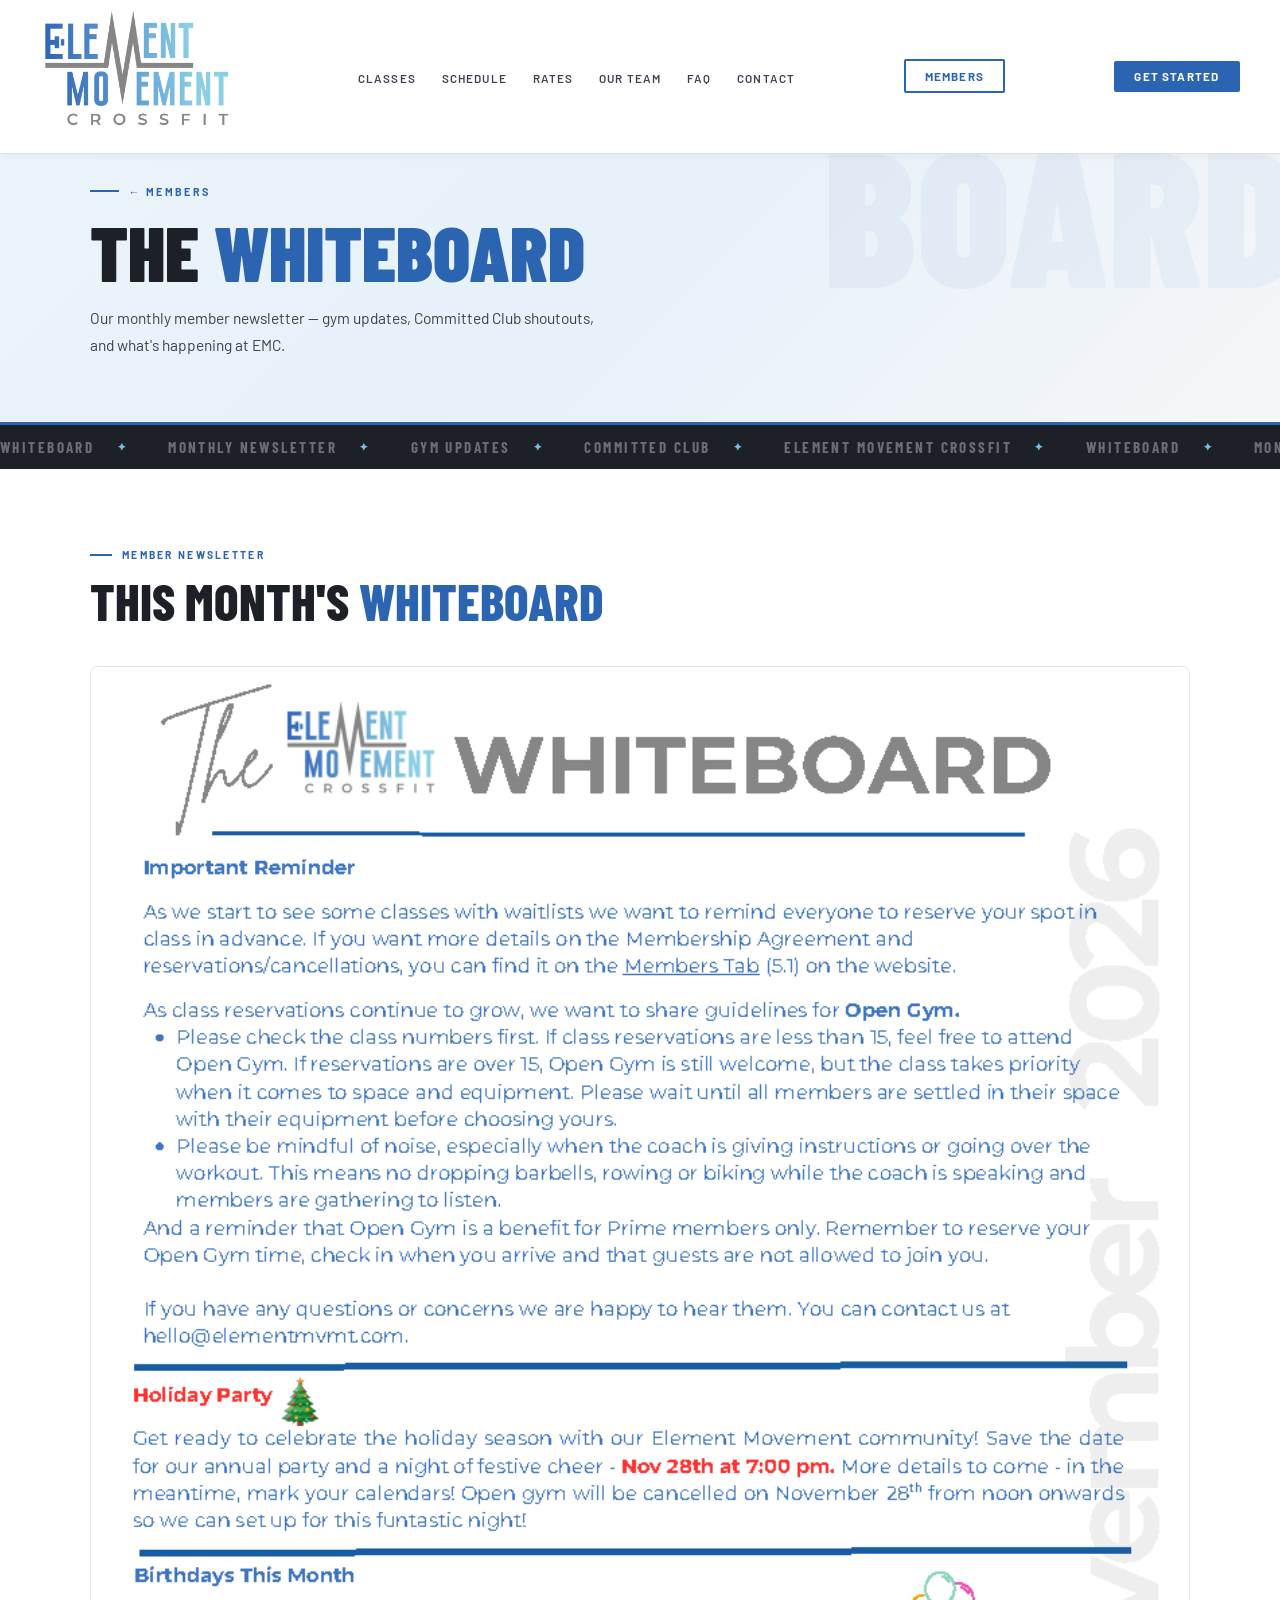
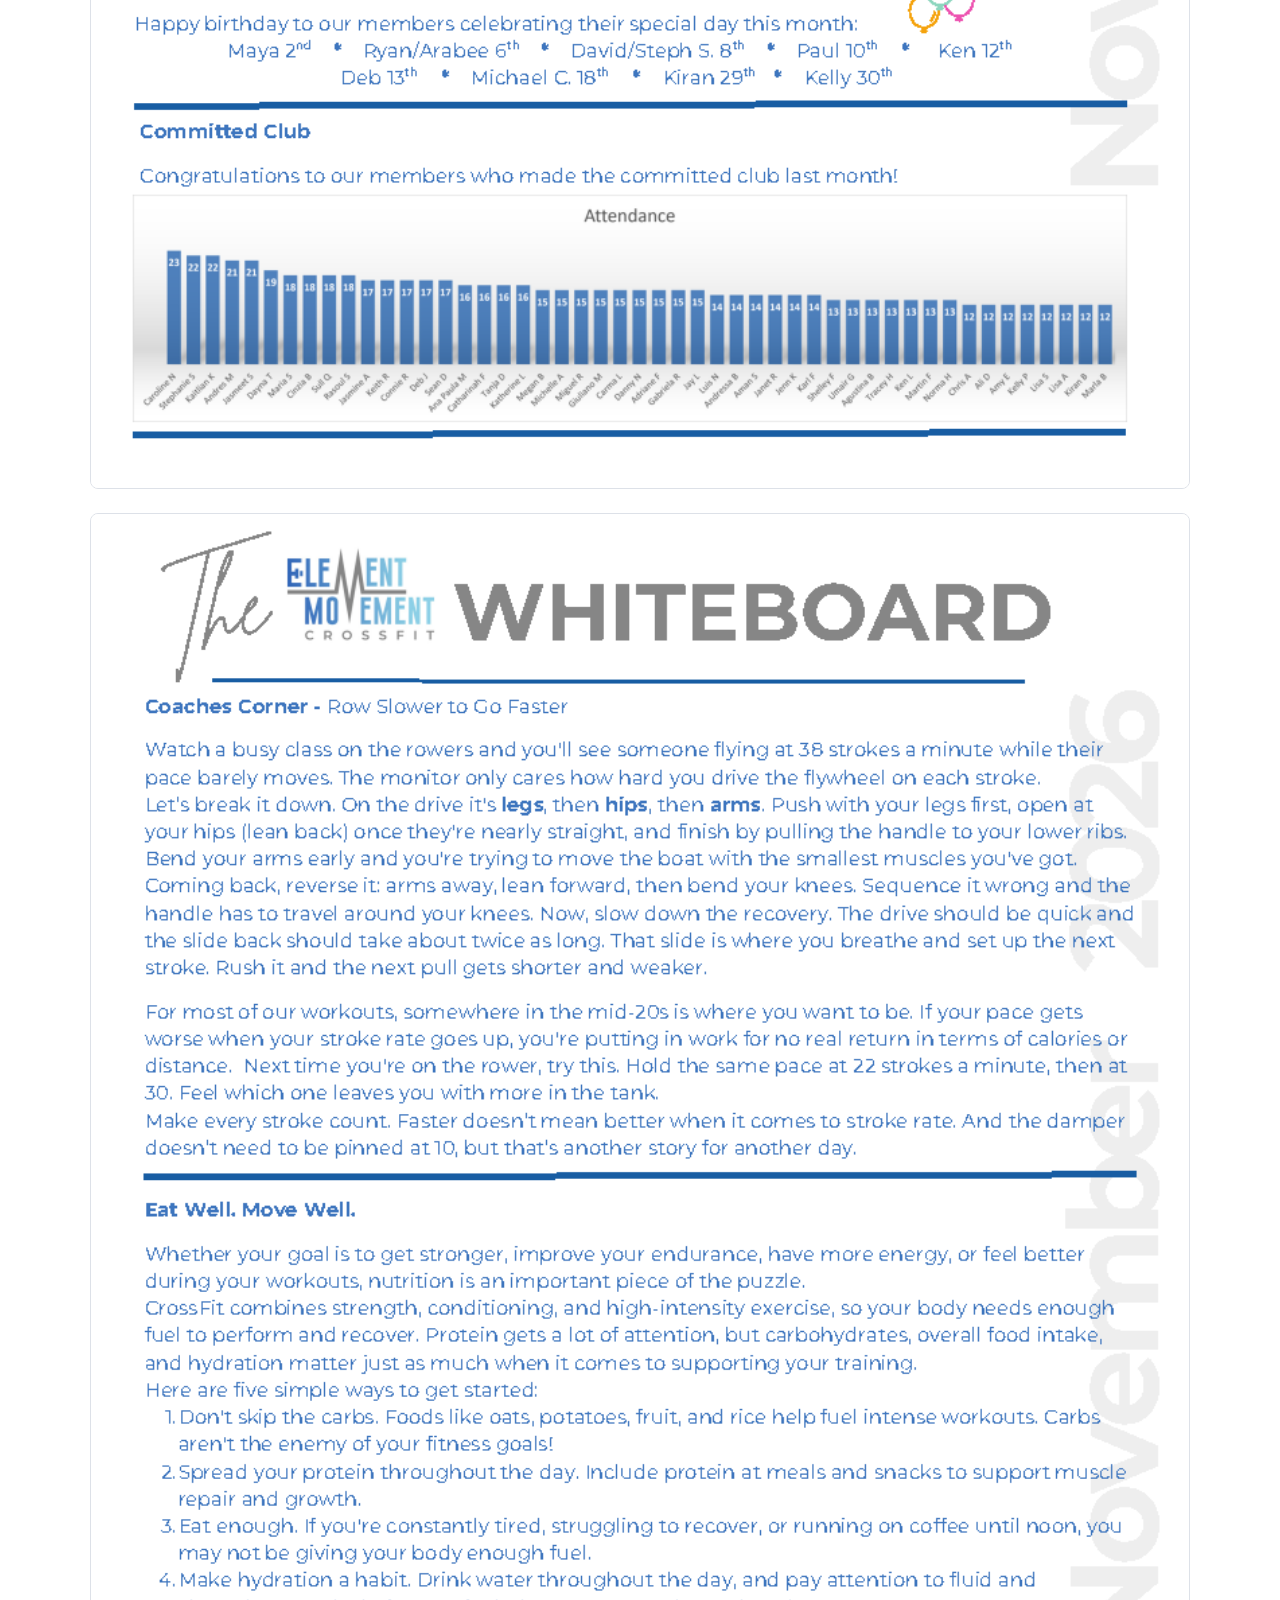
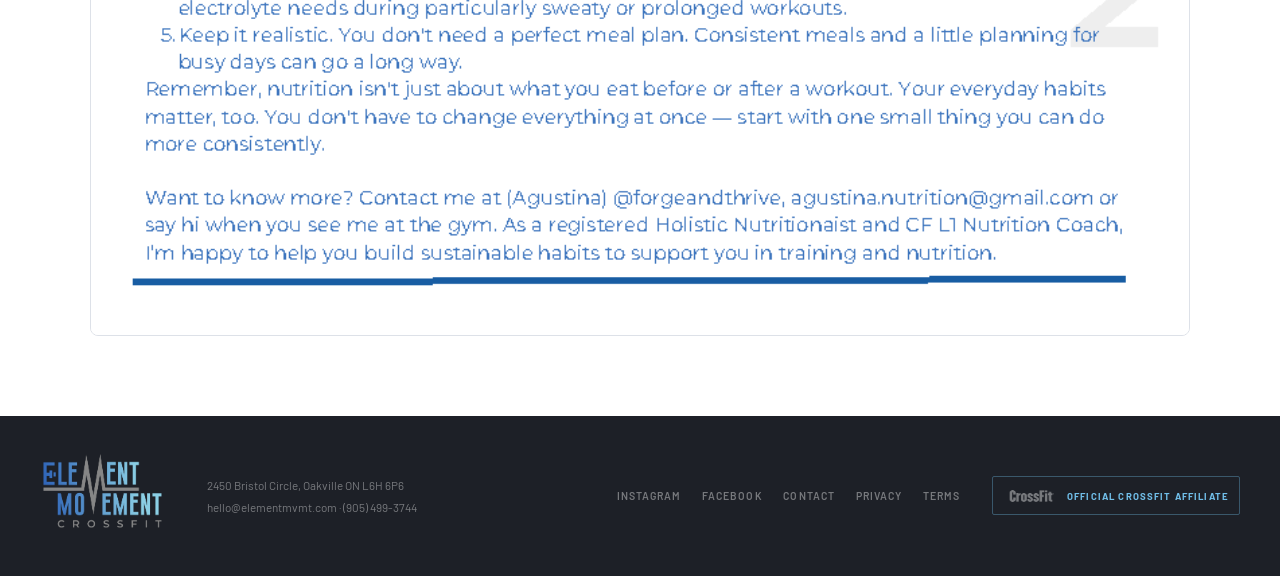
<file: whiteboard.html>
﻿<!DOCTYPE html>
<html lang="en">
<head>
  <meta charset="UTF-8">
  <meta name="viewport" content="width=device-width, initial-scale=1.0">
  <title>Whiteboard — Element Movement CrossFit</title>
  <link href="https://fonts.googleapis.com/css2?family=Barlow+Condensed:wght@400;600;700;800;900&family=Barlow:wght@300;400;500;600&display=swap" rel="stylesheet">
  <link rel="stylesheet" href="css/styles.css">
  <style>
    .page-hero{background:linear-gradient(135deg,#edf4fb 0%,#e6f1f9 50%,#f5f6f8 100%);padding:11rem 2.5rem 4rem;position:relative;overflow:hidden}
    .page-hero::before{content:'BOARD';position:absolute;right:-1rem;top:50%;transform:translateY(-50%);font-family:'Barlow Condensed',sans-serif;font-size:clamp(7rem,15vw,14rem);font-weight:900;color:rgba(43,100,177,.05);pointer-events:none;user-select:none;line-height:1;white-space:nowrap}
    .page-hero-inner{max-width:1100px;margin:0 auto}
    .page-hero h1{font-family:'Barlow Condensed',sans-serif;font-size:clamp(2.8rem,6vw,5rem);font-weight:900;text-transform:uppercase;line-height:.95;color:var(--charcoal);margin-bottom:1rem}
    .page-hero h1 .bd{color:var(--bd)}
    .page-hero p{font-size:.97rem;color:var(--mid);max-width:520px;line-height:1.75}

    .whiteboard-section{padding:5rem 2.5rem;background:var(--white)}
    .whiteboard-inner{max-width:1100px;margin:0 auto}

    .whiteboard-img-wrap{margin-top:2.5rem;border:1px solid var(--border);border-radius:8px;overflow:hidden;background:var(--lightblue)}
    .whiteboard-img-wrap img{width:100%;height:auto;display:block}
    .whiteboard-cta{text-align:center;margin-top:1.5rem}

    @media(max-width:600px){
      .page-hero{padding:9rem 1.2rem 2.5rem}
      .whiteboard-section{padding:3rem 1.2rem}
    }
  </style>
</head>
<body>

<nav>
  <a href="index.html" class="nav-logo">
    <img src="images/logo-c5.png" alt="Element Movement CrossFit">
  </a>
  <ul class="nav-links">
    <li><a href="index.html#classes">Classes</a></li>
    <li><a href="schedule.html">Schedule</a></li>
    <li><a href="index.html#rates">Rates</a></li>
    <li><a href="index.html#team">Our Team</a></li>
    <li><a href="index.html#faq">FAQ</a></li>
    <li><a href="contact.html">Contact</a></li>
  </ul>
  <a class="nav-members" href="members.html">Members</a>
  <a class="nav-cta" href="get-started.html">Get Started</a>
  <button class="nav-burger" aria-label="Open menu"><span></span><span></span><span></span></button>
</nav>

<!-- Page Hero -->
<div class="page-hero">
  <div class="page-hero-inner">
    <div class="eyebrow"><a href="members.html" style="color:var(--bd);text-decoration:none">← Members</a></div>
    <h1>The <span class="bd">Whiteboard</span></h1>
    <p>Our monthly member newsletter — gym updates, Committed Club shoutouts, and what's happening at EMC.</p>
  </div>
</div>

<!-- Marquee -->
<div class="marquee-wrap">
  <div class="marquee-track">
    <div class="mi">Whiteboard <span>✦</span></div>
    <div class="mi">Monthly Newsletter <span>✦</span></div>
    <div class="mi">Gym Updates <span>✦</span></div>
    <div class="mi">Committed Club <span>✦</span></div>
    <div class="mi">Element Movement CrossFit <span>✦</span></div>
    <div class="mi">Whiteboard <span>✦</span></div>
    <div class="mi">Monthly Newsletter <span>✦</span></div>
    <div class="mi">Gym Updates <span>✦</span></div>
    <div class="mi">Committed Club <span>✦</span></div>
    <div class="mi">Element Movement CrossFit <span>✦</span></div>
  </div>
</div>

<!-- Whiteboard Content -->
<section class="whiteboard-section">
  <div class="whiteboard-inner">
    <div class="sec-eye">Member Newsletter</div>
    <h2 class="sec-h2">This Month's <span class="bd">Whiteboard</span></h2>

    <div class="whiteboard-img-wrap">
      <img src="images/Whiteboard_Page1.png" alt="Element Movement Whiteboard — monthly member newsletter, page 1">
    </div>
    <div class="whiteboard-img-wrap" style="margin-top:1.5rem">
      <img src="images/Whiteboard_Page2.png" alt="Element Movement Whiteboard — monthly member newsletter, page 2">
    </div>

  </div>
</section>

<!-- Footer -->
<footer>
  <div class="footer-logo">
    <img src="images/logo-c5.png" alt="Element Movement CrossFit">
  </div>
  <div class="fl-info">
    2450 Bristol Circle, Oakville ON L6H 6P6<br>
    hello@elementmvmt.com · (905) 499-3744
  </div>
  <div class="fl-links">
    <a href="https://www.instagram.com/element.mvmt/" target="_blank">Instagram</a>
    <a href="https://www.facebook.com/ElementMvmt" target="_blank">Facebook</a>
    <a href="contact.html">Contact</a>
    <a href="#">Privacy</a>
    <a href="#">Terms</a>
  </div>
  <div class="fl-badge"><img src="images/CF_Badge_BLK_300x150.webp" alt="CrossFit Affiliate Badge" class="fl-badge-img">Official CrossFit Affiliate</div>
</footer>

<script src="js/main.js"></script>
</body>
</html>
</file>
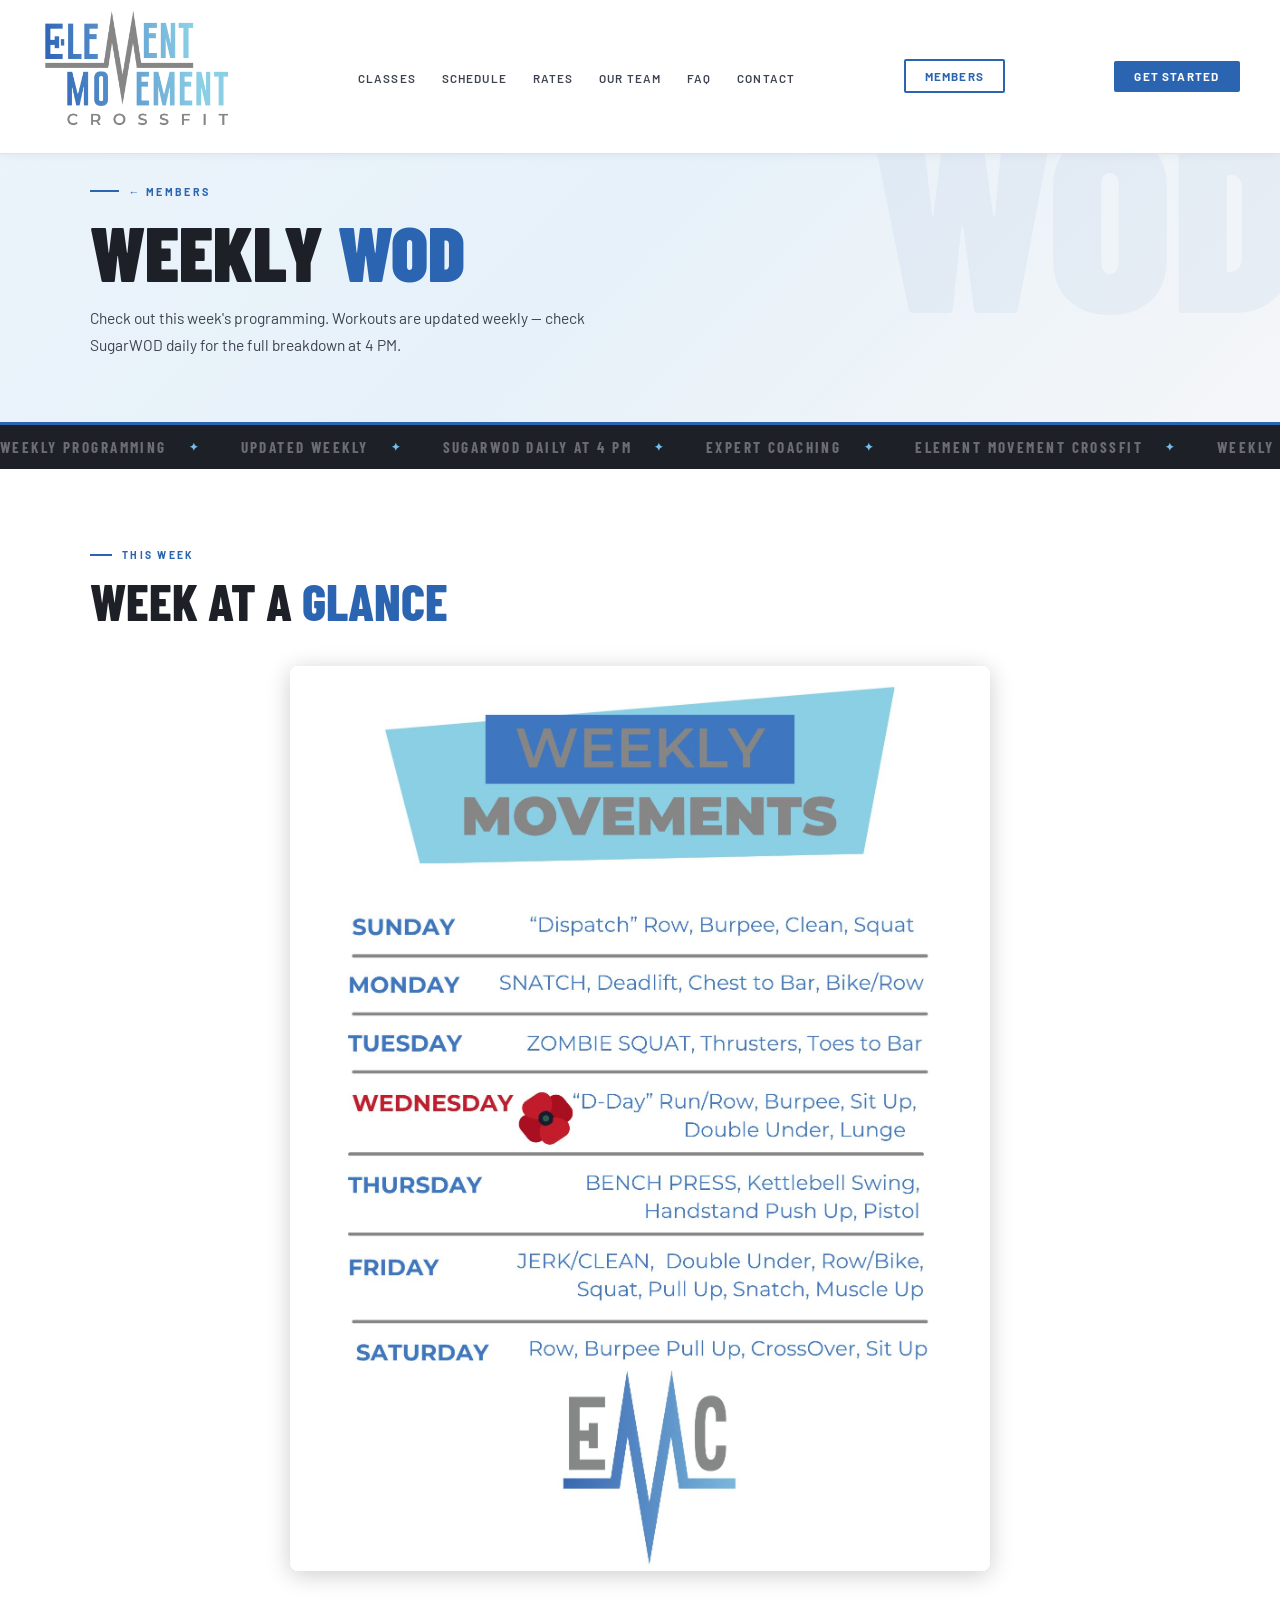
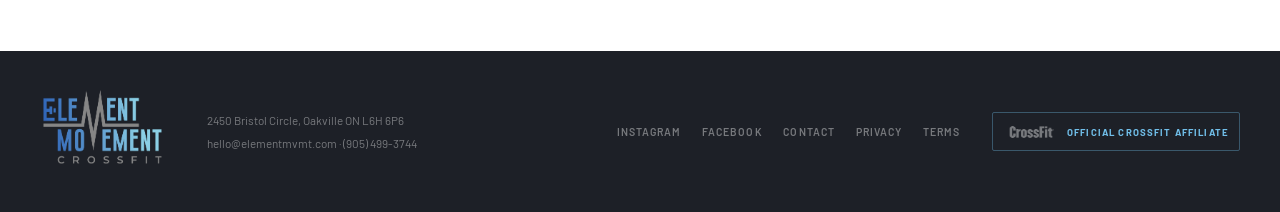
<file: wod.html>
﻿<!DOCTYPE html>
<html lang="en">
<head>
  <meta charset="UTF-8">
  <meta name="viewport" content="width=device-width, initial-scale=1.0">
  <title>Weekly WOD — Element Movement CrossFit</title>
  <link href="https://fonts.googleapis.com/css2?family=Barlow+Condensed:wght@400;600;700;800;900&family=Barlow:wght@300;400;500;600&display=swap" rel="stylesheet">
  <link rel="stylesheet" href="css/styles.css">
  <style>
    .page-hero{background:linear-gradient(135deg,#edf4fb 0%,#e6f1f9 50%,#f5f6f8 100%);padding:11rem 2.5rem 4rem;position:relative;overflow:hidden}
    .page-hero::before{content:'WOD';position:absolute;right:-1rem;top:50%;transform:translateY(-50%);font-family:'Barlow Condensed',sans-serif;font-size:clamp(9rem,20vw,18rem);font-weight:900;color:rgba(43,100,177,.05);pointer-events:none;user-select:none;line-height:1;white-space:nowrap}
    .page-hero-inner{max-width:1100px;margin:0 auto}
    .page-hero h1{font-family:'Barlow Condensed',sans-serif;font-size:clamp(2.8rem,6vw,5rem);font-weight:900;text-transform:uppercase;line-height:.95;color:var(--charcoal);margin-bottom:1rem}
    .page-hero h1 .bd{color:var(--bd)}
    .page-hero p{font-size:.97rem;color:var(--mid);max-width:520px;line-height:1.75}

    .wod-section{padding:5rem 2.5rem;background:var(--white)}
    .wod-inner{max-width:1100px;margin:0 auto}

    .placeholder-box{background:var(--offwhite);border:2px dashed var(--border);border-radius:8px;padding:4rem 2rem;text-align:center;margin-top:2.5rem}
    .placeholder-icon{font-size:3rem;margin-bottom:1rem}
    .placeholder-title{font-family:'Barlow Condensed',sans-serif;font-size:1.6rem;font-weight:800;text-transform:uppercase;color:var(--charcoal);margin-bottom:.6rem}
    .placeholder-text{font-size:.9rem;color:var(--muted);max-width:480px;margin:0 auto 1.5rem;line-height:1.75}

    .wod-content-area{margin-top:2.5rem}
    /* This area is ready for the WOD image/embed to be dropped in */
    .wod-image-slot{background:var(--lightblue);border:1.5px solid rgba(43,100,177,.15);border-radius:8px;min-height:400px;display:flex;flex-direction:column;align-items:center;justify-content:center;text-align:center;padding:3rem}
    .wod-image-slot p{font-size:.85rem;color:var(--muted);margin-top:.8rem}

    @media(max-width:600px){
      .page-hero{padding:9rem 1.2rem 2.5rem}
      .wod-section{padding:3rem 1.2rem}
    }
  </style>
</head>
<body>

<nav>
  <a href="index.html" class="nav-logo">
    <img src="images/logo-c5.png" alt="Element Movement CrossFit">
  </a>
  <ul class="nav-links">
    <li><a href="index.html#classes">Classes</a></li>
    <li><a href="schedule.html">Schedule</a></li>
    <li><a href="index.html#rates">Rates</a></li>
    <li><a href="index.html#team">Our Team</a></li>
    <li><a href="index.html#faq">FAQ</a></li>
    <li><a href="contact.html">Contact</a></li>
  </ul>
  <a class="nav-members" href="members.html">Members</a>
  <a class="nav-cta" href="get-started.html">Get Started</a>
  <button class="nav-burger" aria-label="Open menu"><span></span><span></span><span></span></button>
</nav>

<!-- Page Hero -->
<div class="page-hero">
  <div class="page-hero-inner">
    <div class="eyebrow"><a href="members.html" style="color:var(--bd);text-decoration:none">← Members</a></div>
    <h1>Weekly <span class="bd">WOD</span></h1>
    <p>Check out this week's programming. Workouts are updated weekly — check SugarWOD daily for the full breakdown at 4 PM.</p>
  </div>
</div>

<!-- Marquee -->
<div class="marquee-wrap">
  <div class="marquee-track">
    <div class="mi">Weekly Programming <span>✦</span></div>
    <div class="mi">Updated Weekly <span>✦</span></div>
    <div class="mi">SugarWOD Daily at 4 PM <span>✦</span></div>
    <div class="mi">Expert Coaching <span>✦</span></div>
    <div class="mi">Element Movement CrossFit <span>✦</span></div>
    <div class="mi">Weekly Programming <span>✦</span></div>
    <div class="mi">Updated Weekly <span>✦</span></div>
    <div class="mi">SugarWOD Daily at 4 PM <span>✦</span></div>
    <div class="mi">Expert Coaching <span>✦</span></div>
    <div class="mi">Element Movement CrossFit <span>✦</span></div>
  </div>
</div>

<!-- WOD Content -->
<section class="wod-section">
  <div class="wod-inner">
    <div class="sec-eye">This Week</div>
    <h2 class="sec-h2">Week at a <span class="bd">Glance</span></h2>

    <!-- ============================================================
         WEEKLY WOD IMAGE
         To update each week: replace images/WeeklyWod.jpg with the
         new graphic from elementmvmt.com/weeklyworkout.
         ============================================================ -->
    <div style="max-width:700px;margin:2.5rem auto 0">
      <img src="images/WeeklyWod.jpg" alt="Weekly Movements — Element Movement CrossFit programming" style="width:100%;height:auto;display:block;border-radius:8px;box-shadow:0 4px 24px rgba(0,0,0,.2)">
    </div>
    <!-- ============================================================ -->

  </div>
</section>

<!-- Footer -->
<footer>
  <div class="footer-logo">
    <img src="images/logo-c5.png" alt="Element Movement CrossFit">
  </div>
  <div class="fl-info">
    2450 Bristol Circle, Oakville ON L6H 6P6<br>
    hello@elementmvmt.com · (905) 499-3744
  </div>
  <div class="fl-links">
    <a href="https://www.instagram.com/element.mvmt/" target="_blank">Instagram</a>
    <a href="https://www.facebook.com/ElementMvmt" target="_blank">Facebook</a>
    <a href="contact.html">Contact</a>
    <a href="#">Privacy</a>
    <a href="#">Terms</a>
  </div>
  <div class="fl-badge"><img src="images/CF_Badge_BLK_300x150.webp" alt="CrossFit Affiliate Badge" class="fl-badge-img">Official CrossFit Affiliate</div>
</footer>

<script src="js/main.js"></script>
</body>
</html>
</file>
<file: css/styles.css>
/* ============================================
   Element Movement CrossFit — Main Stylesheet
   ============================================ */

/* Reset & Variables */
*,*::before,*::after{margin:0;padding:0;box-sizing:border-box}
:root{
  --bd:#2B64B1;
  --bl:#71BFEA;
  --gr:#9B9EA3;
  --white:#ffffff;
  --offwhite:#f5f6f8;
  --lightblue:#EBF4FB;
  --charcoal:#1d2027;
  --mid:#3d4250;
  --muted:#6e7280;
  --border:#dde1e8;
}

/* Base */
html{scroll-behavior:smooth;scroll-padding-top:180px}
body{font-family:'Barlow',sans-serif;background:var(--white);color:var(--charcoal);overflow-x:hidden}

/* ============================================
   Navigation
   ============================================ */
nav{position:fixed;top:0;left:0;right:0;z-index:200;display:flex;align-items:center;justify-content:space-between;padding:0.4rem 2.5rem;background:rgba(255,255,255,0.97);backdrop-filter:blur(10px);border-bottom:1px solid var(--border);box-shadow:0 1px 10px rgba(0,0,0,0.05)}
.nav-logo img{height:140px;width:auto;display:block}
.nav-links{display:flex;gap:1.6rem;list-style:none}
.nav-links a{font-size:0.73rem;font-weight:600;letter-spacing:0.1em;text-transform:uppercase;color:var(--mid);text-decoration:none;transition:color .2s}
.nav-links a:hover{color:var(--bd)}
.nav-cta{background:var(--bd);color:#fff;padding:0.55rem 1.3rem;font-size:0.73rem;font-weight:700;letter-spacing:0.1em;text-transform:uppercase;text-decoration:none;border-radius:2px;transition:background .2s}
.nav-cta:hover{background:#1e5090}
.nav-members{border:2px solid var(--bd);color:var(--bd);padding:0.5rem 1.2rem;font-size:0.73rem;font-weight:700;letter-spacing:0.1em;text-transform:uppercase;text-decoration:none;border-radius:2px;transition:all .2s;white-space:nowrap}
.nav-members:hover{background:var(--bd);color:#fff}

/* ============================================
   Hero
   ============================================ */
.hero{min-height:100vh;padding:10rem 2.5rem 4rem;background:linear-gradient(135deg,#edf4fb 0%,#e6f1f9 50%,#f5f6f8 100%);display:flex;align-items:center;position:relative;overflow:hidden}

.hero::before{content:'EMC';position:absolute;right:-1rem;top:50%;transform:translateY(-50%);font-family:'Barlow Condensed',sans-serif;font-size:clamp(10rem,20vw,20rem);font-weight:900;letter-spacing:-0.03em;color:rgba(43,100,177,0.05);pointer-events:none;user-select:none;line-height:1}
.hero-inner{max-width:1100px;margin:0 auto;width:100%;display:grid;grid-template-columns:1.1fr 0.9fr;gap:3.5rem;align-items:center}
.eyebrow{display:inline-flex;align-items:center;gap:0.6rem;font-size:0.67rem;font-weight:700;letter-spacing:0.22em;text-transform:uppercase;color:var(--bd);margin-bottom:1.1rem;flex-wrap:wrap}
.eyebrow::before{content:'';display:block;width:1.8rem;height:2px;background:var(--bd)}
.hero h1{font-family:'Barlow Condensed',sans-serif;font-size:clamp(3rem,6.5vw,5.5rem);font-weight:900;line-height:.93;text-transform:uppercase;color:var(--charcoal);margin-bottom:1.3rem}
.hero h1 .bd{color:var(--bd)}
.hero h1 .bl{color:var(--bl)}
.hero-sub{font-size:.97rem;line-height:1.75;color:var(--mid);max-width:450px;margin-bottom:2.2rem}

/* Buttons */
.hero-btns{display:flex;gap:.9rem;flex-wrap:wrap}
.btn-pri{background:var(--bd);color:#fff;padding:.85rem 2rem;font-size:.77rem;font-weight:700;letter-spacing:.1em;text-transform:uppercase;text-decoration:none;border-radius:2px;transition:background .2s,transform .15s;display:inline-block}
.btn-pri:hover{background:#1e5090;transform:translateY(-2px)}
.btn-sec{border:2px solid var(--bd);color:var(--bd);padding:.85rem 2rem;font-size:.77rem;font-weight:700;letter-spacing:.1em;text-transform:uppercase;text-decoration:none;border-radius:2px;transition:all .2s;display:inline-block;background:transparent}
.btn-sec:hover{background:var(--bd);color:#fff;transform:translateY(-2px)}
.btn-bl{background:var(--bl);color:var(--charcoal);padding:.85rem 2rem;font-size:.77rem;font-weight:700;letter-spacing:.1em;text-transform:uppercase;text-decoration:none;border-radius:2px;transition:background .2s;display:inline-block;white-space:nowrap}
.btn-bl:hover{background:#52aed6;color:#fff}
.btn-wh{background:#fff;color:var(--bd);padding:.85rem 2.3rem;font-size:.77rem;font-weight:700;letter-spacing:.1em;text-transform:uppercase;text-decoration:none;border-radius:2px;transition:background .2s;display:inline-block}
.btn-wh:hover{background:var(--offwhite)}
.btn-ol{border:2px solid rgba(255,255,255,.5);color:#fff;padding:.85rem 2.3rem;font-size:.77rem;font-weight:700;letter-spacing:.1em;text-transform:uppercase;text-decoration:none;border-radius:2px;transition:border-color .2s;display:inline-block}
.btn-ol:hover{border-color:#fff}

/* Hero Right Cards */
.hero-right{display:flex;flex-direction:column;gap:.9rem}
.hcard{background:#fff;border:1px solid var(--border);border-radius:8px;padding:1.3rem 1.1rem;text-align:center;box-shadow:0 2px 12px rgba(43,100,177,.06)}
.hcard-row{display:grid;grid-template-columns:1fr 1fr;gap:.9rem}
.hnum{font-family:'Barlow Condensed',sans-serif;font-size:2.7rem;font-weight:900;color:var(--bd);line-height:1}
.hlabel{font-size:.62rem;font-weight:600;letter-spacing:.14em;text-transform:uppercase;color:var(--muted);margin-top:.22rem}
.hcard-dark{background:var(--bd);border-radius:8px;padding:1.1rem 1.4rem;display:flex;align-items:center;justify-content:space-between;gap:1rem;box-shadow:0 4px 16px rgba(43,100,177,.25)}
.hcard-dark-title{font-family:'Barlow Condensed',sans-serif;font-size:1rem;font-weight:800;text-transform:uppercase;letter-spacing:.06em;color:#fff}
.hcard-dark-sub{font-size:.68rem;color:rgba(255,255,255,.65);margin-top:.12rem}
.hcard-dark-arrow{font-size:1.3rem;color:var(--bl)}
.logo-card{background:var(--lightblue);border:1px solid rgba(113,191,234,.2);border-radius:8px;padding:1.8rem;display:flex;align-items:center;justify-content:center}
.logo-card img{width:100%;max-width:260px;height:auto}

/* ============================================
   Marquee
   ============================================ */
.marquee-wrap{overflow:hidden;background:var(--charcoal);border-top:3px solid var(--bd);padding:.8rem 0}
.marquee-track{display:flex;gap:2.5rem;width:max-content;animation:marquee 28s linear infinite}
.mi{font-family:'Barlow Condensed',sans-serif;font-size:.95rem;font-weight:700;letter-spacing:.16em;text-transform:uppercase;white-space:nowrap;color:rgba(255,255,255,.35);display:flex;align-items:center;gap:1.4rem}
.mi span{color:var(--bl);font-size:.7rem}
@keyframes marquee{0%{transform:translateX(0)}100%{transform:translateX(-50%)}}

/* ============================================
   Sections (shared)
   ============================================ */
section{padding:5rem 2.5rem}
.sec-eye{font-size:.65rem;font-weight:700;letter-spacing:.22em;text-transform:uppercase;color:var(--bd);display:flex;align-items:center;gap:.6rem;margin-bottom:.85rem}
.sec-eye::before{content:'';display:block;width:1.4rem;height:2px;background:var(--bd)}
.sec-h2{font-family:'Barlow Condensed',sans-serif;font-size:clamp(2rem,4vw,3.2rem);font-weight:800;text-transform:uppercase;line-height:1;color:var(--charcoal)}
.sec-h2 .bd{color:var(--bd)}
.sec-h2 .bl{color:var(--bl)}

/* ============================================
   About
   ============================================ */
.about{background:var(--white)}
.about-inner{max-width:1100px;margin:0 auto;display:grid;grid-template-columns:1fr 1fr;gap:5rem;align-items:center}
.about p{font-size:.95rem;line-height:1.8;color:var(--mid);margin-bottom:1rem}
.facts{display:grid;grid-template-columns:1fr 1fr;gap:.9rem;margin-top:1.4rem}
.fact{border-left:3px solid var(--bd);padding-left:.8rem}
.fact-n{font-family:'Barlow Condensed',sans-serif;font-size:1.7rem;font-weight:900;color:var(--bd);line-height:1}
.fact-l{font-size:.65rem;font-weight:600;letter-spacing:.1em;text-transform:uppercase;color:var(--muted)}
.about-col{display:flex;flex-direction:column;gap:.8rem}
.about-vis{background:var(--lightblue);border:1px solid rgba(113,191,234,.2);border-radius:8px;overflow:hidden}
.about-vis img{width:100%;height:auto;display:block}
.about-badge{background:var(--bd);color:#fff;padding:.7rem 1rem;font-size:.68rem;font-weight:600;letter-spacing:.1em;text-transform:uppercase;text-align:center;border-radius:6px}

/* ============================================
   Classes
   ============================================ */
.classes{background:var(--offwhite)}
.classes-top{max-width:1100px;margin:0 auto 2.2rem}
.classes-grid{max-width:1100px;margin:0 auto;display:grid;grid-template-columns:repeat(3,1fr);border:1px solid var(--border);border-radius:8px;overflow:hidden}
.cc{background:var(--white);padding:2rem 1.7rem;border-right:1px solid var(--border);border-bottom:1px solid var(--border);transition:background .25s}
.cc:nth-child(3n){border-right:none}
.cc:nth-child(n+4){border-bottom:none}
.cc:last-child{border-right:none}
.cc:hover{background:var(--lightblue)}
.cc-num{font-family:'Barlow Condensed',sans-serif;font-size:2.2rem;font-weight:900;color:rgba(43,100,177,.12);line-height:1;margin-bottom:.5rem}
.cc-title{font-family:'Barlow Condensed',sans-serif;font-size:1.3rem;font-weight:800;text-transform:uppercase;letter-spacing:.04em;color:var(--charcoal);margin-bottom:.5rem}
.cc-desc{font-size:.85rem;line-height:1.65;color:var(--muted)}
.cc-pill{display:inline-block;margin-top:.9rem;background:var(--lightblue);color:var(--bd);font-size:.59rem;font-weight:700;letter-spacing:.14em;text-transform:uppercase;padding:.26rem .6rem;border-radius:20px;border:1px solid rgba(43,100,177,.2)}

/* ============================================
   Schedule Banner
   ============================================ */
.sched{background:var(--charcoal);padding:3.2rem 2.5rem;display:flex;align-items:center;justify-content:space-between;gap:2rem;flex-wrap:wrap}
.sched h2{font-family:'Barlow Condensed',sans-serif;font-size:clamp(1.6rem,3vw,2.4rem);font-weight:800;text-transform:uppercase;line-height:1.1;color:#fff}
.sched h2 em{font-style:normal;color:var(--bl)}

/* ============================================
   Rates
   ============================================ */
.rates{background:var(--white)}
.rates-inner{max-width:1100px;margin:0 auto}
.rates-grid{display:grid;grid-template-columns:repeat(4,1fr);gap:1.2rem;margin-top:2.2rem}
.rc{border:1.5px solid var(--border);border-radius:8px;padding:1.8rem 1.5rem;position:relative;transition:border-color .25s,box-shadow .25s}
.rc:hover{border-color:var(--bd);box-shadow:0 4px 20px rgba(43,100,177,.1)}
.rc.feat{border-color:var(--bd);border-width:2px;box-shadow:0 4px 24px rgba(43,100,177,.14)}
.feat-pill{position:absolute;top:-1px;left:50%;transform:translateX(-50%);background:var(--bd);color:#fff;font-size:.57rem;font-weight:700;letter-spacing:.15em;text-transform:uppercase;padding:.2rem .75rem;border-radius:0 0 6px 6px;white-space:nowrap}
.rname{font-family:'Barlow Condensed',sans-serif;font-size:1.1rem;font-weight:800;text-transform:uppercase;letter-spacing:.06em;color:var(--charcoal)}
.rprice{font-family:'Barlow Condensed',sans-serif;font-size:2.6rem;font-weight:900;line-height:1;margin:.8rem 0 .2rem;color:var(--bd)}
.rprice sup{font-size:1.1rem;vertical-align:top;margin-top:.45rem}
.rperiod{font-size:.72rem;color:var(--muted);margin-bottom:1.2rem}
.rfeats{list-style:none}
.rfeats li{font-size:.82rem;color:var(--mid);padding:.4rem 0;border-bottom:1px solid var(--border);display:flex;align-items:center;gap:.5rem}
.rfeats li::before{content:'';display:block;width:6px;height:6px;border-radius:50%;background:var(--bl);flex-shrink:0}

/* ============================================
   Add-ons
   ============================================ */
.addons{background:var(--offwhite)}
.addons-inner{max-width:1100px;margin:0 auto}
.addons-grid{display:grid;grid-template-columns:repeat(3,1fr);gap:1.2rem;margin-top:2rem}
.addon{background:var(--white);border:1px solid var(--border);border-radius:8px;padding:1.4rem 1.5rem}
.addon-title{font-family:'Barlow Condensed',sans-serif;font-size:1rem;font-weight:800;text-transform:uppercase;letter-spacing:.05em;color:var(--charcoal);margin-bottom:.6rem}
.addon-price{font-family:'Barlow Condensed',sans-serif;font-size:1.6rem;font-weight:900;color:var(--bd);line-height:1;margin-bottom:.3rem}
.addon-desc{font-size:.8rem;color:var(--muted);line-height:1.55}
.discounts{background:var(--lightblue);border:1px solid rgba(43,100,177,.15);border-radius:8px;padding:1.5rem 2rem;max-width:1100px;margin:1.5rem auto 0;display:flex;gap:2rem;flex-wrap:wrap;align-items:flex-start}
.discounts h4{font-family:'Barlow Condensed',sans-serif;font-size:1rem;font-weight:800;text-transform:uppercase;letter-spacing:.06em;color:var(--bd);margin-bottom:.5rem;white-space:nowrap}
.discounts ul{list-style:none;display:flex;flex-wrap:wrap;gap:.4rem .5rem}
.discounts li{font-size:.8rem;color:var(--mid)}
.discounts li::before{content:'· ';color:var(--bd)}

/* ============================================
   Team
   ============================================ */
.team{background:var(--white)}
.team-inner{max-width:1100px;margin:0 auto}
.team-grid{display:grid;grid-template-columns:repeat(5,1fr);gap:1.2rem;margin-top:2.2rem}
.tc{background:var(--offwhite);border:1.5px solid var(--border);border-radius:8px;padding:1.5rem 1rem;text-align:center;transition:border-color .2s,box-shadow .2s}
.tc:hover{border-color:var(--bd);box-shadow:0 4px 16px rgba(43,100,177,.1)}
.tav{width:80px;height:80px;border-radius:50%;margin:0 auto .75rem;background:var(--lightblue);border:2px solid rgba(43,100,177,.25);overflow:hidden}
.tav img{width:100%;height:100%;object-fit:cover;object-position:top;display:block}
.tname{font-family:'Barlow Condensed',sans-serif;font-size:.9rem;font-weight:800;text-transform:uppercase;letter-spacing:.05em;color:var(--charcoal);margin-bottom:.2rem}
.trole{font-size:.63rem;font-weight:600;letter-spacing:.08em;text-transform:uppercase;color:var(--bd)}

/* ============================================
   FAQ
   ============================================ */
.faq{background:var(--offwhite)}
.faq-inner{max-width:740px;margin:0 auto}
.fi{border-bottom:1px solid var(--border);padding:1.3rem 0;background:transparent}
.fq{font-family:'Barlow Condensed',sans-serif;font-size:1.05rem;font-weight:700;text-transform:uppercase;letter-spacing:.04em;color:var(--charcoal);cursor:pointer;display:flex;justify-content:space-between;align-items:center;user-select:none}
.fq .fi-icon{color:var(--bd);font-size:1.25rem;transition:transform .25s;flex-shrink:0;margin-left:1rem;line-height:1}
.fi.open .fi-icon{transform:rotate(45deg)}
.fa{font-size:.9rem;line-height:1.75;color:var(--muted);max-height:0;overflow:hidden;transition:max-height .3s ease,padding-top .3s}
.fi.open .fa{max-height:300px;padding-top:.8rem}

/* ============================================
   CTA Section
   ============================================ */
.cta{background:linear-gradient(135deg,var(--bd) 0%,#1e5090 100%);padding:5rem 2.5rem;text-align:center}
.cta-logo{height:140px;width:auto;margin:0 auto 1.8rem;display:block}
.cta h2{font-family:'Barlow Condensed',sans-serif;font-size:clamp(2.2rem,5vw,4rem);font-weight:900;text-transform:uppercase;line-height:1;color:#fff;margin-bottom:1.1rem}
.cta h2 em{font-style:normal;color:var(--bl)}
.cta p{font-size:.95rem;color:rgba(255,255,255,.75);max-width:440px;margin:0 auto 2rem;line-height:1.75}
.cta-btns{display:flex;gap:.9rem;justify-content:center;flex-wrap:wrap}

/* ============================================
   Footer
   ============================================ */
footer{background:var(--charcoal);padding:2.2rem 2.5rem;display:grid;grid-template-columns:auto 1fr auto auto;gap:2rem;align-items:center}
.footer-logo img{height:90px;width:auto;display:block}
.fl-info{font-size:.73rem;color:rgba(255,255,255,.4);line-height:1.9}
.fl-links{display:flex;gap:1.3rem;flex-wrap:wrap}
.fl-links a{font-size:.66rem;font-weight:600;letter-spacing:.1em;text-transform:uppercase;color:rgba(255,255,255,.4);text-decoration:none;transition:color .2s}
.fl-links a:hover{color:var(--bl)}
.fl-badge{display:inline-flex;align-items:center;gap:.5rem;font-size:.6rem;font-weight:700;letter-spacing:.12em;text-transform:uppercase;color:var(--bl);border:1px solid rgba(113,191,234,.35);padding:.28rem .62rem;border-radius:2px;white-space:nowrap}
.fl-badge-img{height:28px;width:auto;display:block;filter:brightness(0) invert(1);opacity:.4}

/* ============================================
   Hamburger Nav Button
   ============================================ */
.nav-burger{display:none;flex-direction:column;justify-content:center;align-items:center;gap:5px;width:40px;height:40px;background:none;border:1.5px solid var(--border);border-radius:4px;cursor:pointer;padding:8px;flex-shrink:0}
.nav-burger span{display:block;width:18px;height:2px;background:var(--charcoal);border-radius:2px;transition:transform .25s,opacity .25s}
.nav-burger.open span:nth-child(1){transform:translateY(7px) rotate(45deg)}
.nav-burger.open span:nth-child(2){opacity:0}
.nav-burger.open span:nth-child(3){transform:translateY(-7px) rotate(-45deg)}

/* ============================================
   Responsive — Tablet (≤ 900px)
   ============================================ */
@media(max-width:900px){
  html{scroll-padding-top:110px}

  /* Nav */
  .nav-logo img{height:80px}
  .nav-burger{display:flex}
  .nav-links{display:none;position:absolute;top:100%;left:0;right:0;background:#fff;border-top:1px solid var(--border);border-bottom:1px solid var(--border);flex-direction:column;gap:0;padding:.5rem 0;box-shadow:0 8px 24px rgba(0,0,0,.08)}
  .nav-links.open{display:flex}
  .nav-links li{width:100%}
  .nav-links a{display:block;padding:.85rem 2rem;font-size:.78rem}

  /* Hero */
  .hero{padding:9rem 1.5rem 3rem}
  .hero-inner{grid-template-columns:1fr;gap:2.5rem}
  .hero-right{display:grid;grid-template-columns:1fr 1fr;gap:.9rem}
  .logo-card{display:none}
  .hcard-dark{grid-column:1/-1}

  /* About */
  .about-inner{grid-template-columns:1fr;gap:2.5rem}
  .about-vis img{width:100%}

  /* Classes */
  .classes-grid{grid-template-columns:1fr 1fr}
  .cc:nth-child(3n){border-right:1px solid var(--border)}
  .cc:nth-child(2n){border-right:none}
  .cc:nth-child(n+4){border-bottom:1px solid var(--border)}
  .cc:last-child{border-bottom:none;border-right:none}

  /* Rates */
  .rates-grid{grid-template-columns:1fr 1fr}

  /* Add-ons */
  .addons-grid{grid-template-columns:1fr 1fr}

  /* Team */
  .team-grid{grid-template-columns:repeat(4,1fr)}

  /* Schedule banner */
  .sched{flex-direction:column;align-items:flex-start;gap:1.2rem}

  /* Footer */
  footer{grid-template-columns:1fr 1fr;row-gap:1.4rem}
  .footer-logo{grid-column:1/-1}
  .fl-badge{justify-self:end;align-self:center}
}

/* ============================================
   Responsive — Mobile (≤ 600px)
   ============================================ */
@media(max-width:600px){
  html{scroll-padding-top:120px}
  nav{padding:.6rem 1.2rem}
  .eyebrow{font-size:.58rem;letter-spacing:.14em}
  .nav-cta{font-size:.65rem;padding:.45rem .9rem}

  section{padding:3.5rem 1.2rem}

  /* Hero */
  .hero{padding:8.5rem 1.2rem 2.5rem}
  .hero-right{grid-template-columns:1fr}
  .hcard-row{display:grid;grid-template-columns:1fr 1fr}
  .hcard-dark{grid-column:unset}

  /* About */
  .facts{grid-template-columns:1fr 1fr}

  /* Classes */
  .classes-grid{grid-template-columns:1fr}
  .cc{border-right:none!important}
  .cc:nth-child(n+1){border-bottom:1px solid var(--border)}
  .cc:last-child{border-bottom:none}

  /* Schedule banner */
  .sched{padding:2.4rem 1.2rem}

  /* Rates */
  .rates-grid{grid-template-columns:1fr}

  /* Add-ons */
  .addons-grid{grid-template-columns:1fr}

  /* Team */
  .team-grid{grid-template-columns:repeat(2,1fr)}

  /* CTA */
  .cta{padding:3.5rem 1.2rem}
  .cta-btns{flex-direction:column;align-items:center}

  /* Footer */
  footer{grid-template-columns:1fr;text-align:center;padding:2rem 1.2rem}
  .fl-links{justify-content:center}
  .fl-badge{justify-self:center}

  /* Marquee */
  .marquee-wrap{padding:.6rem 0}
}
</file>
